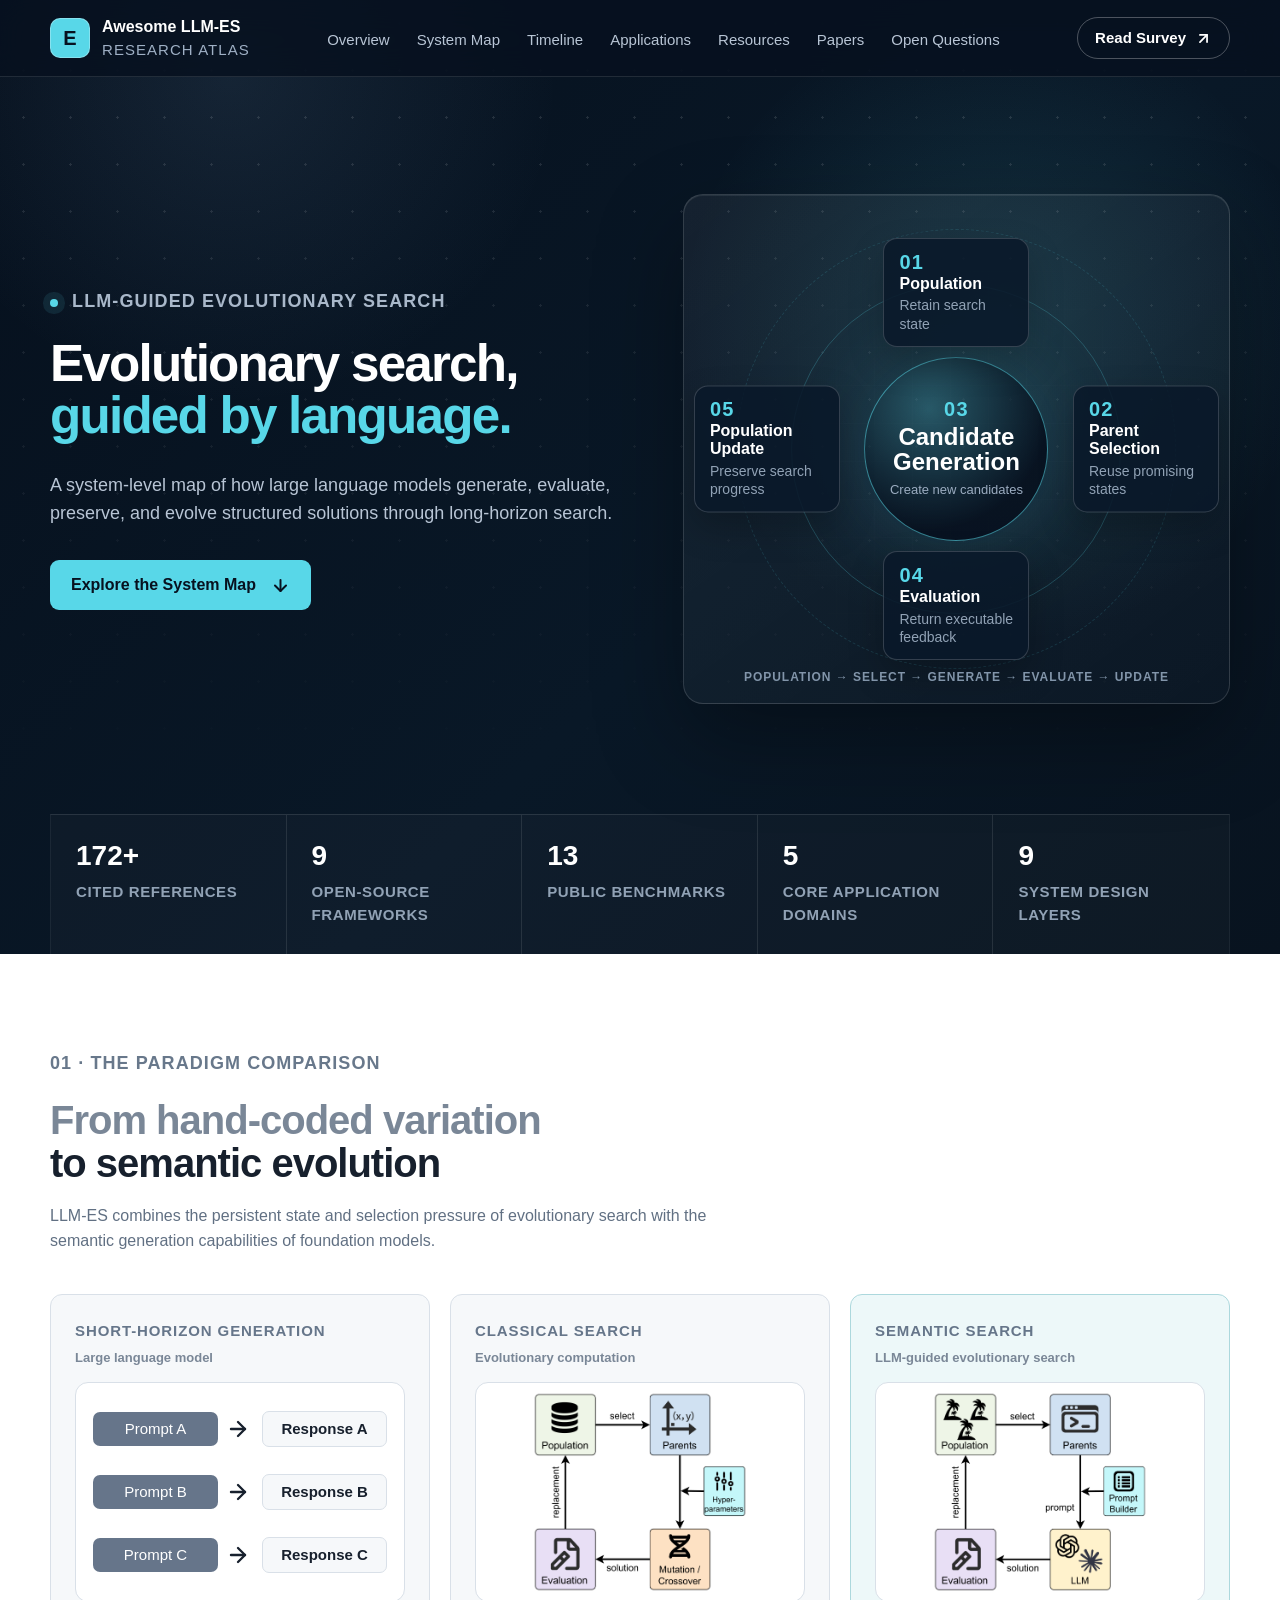
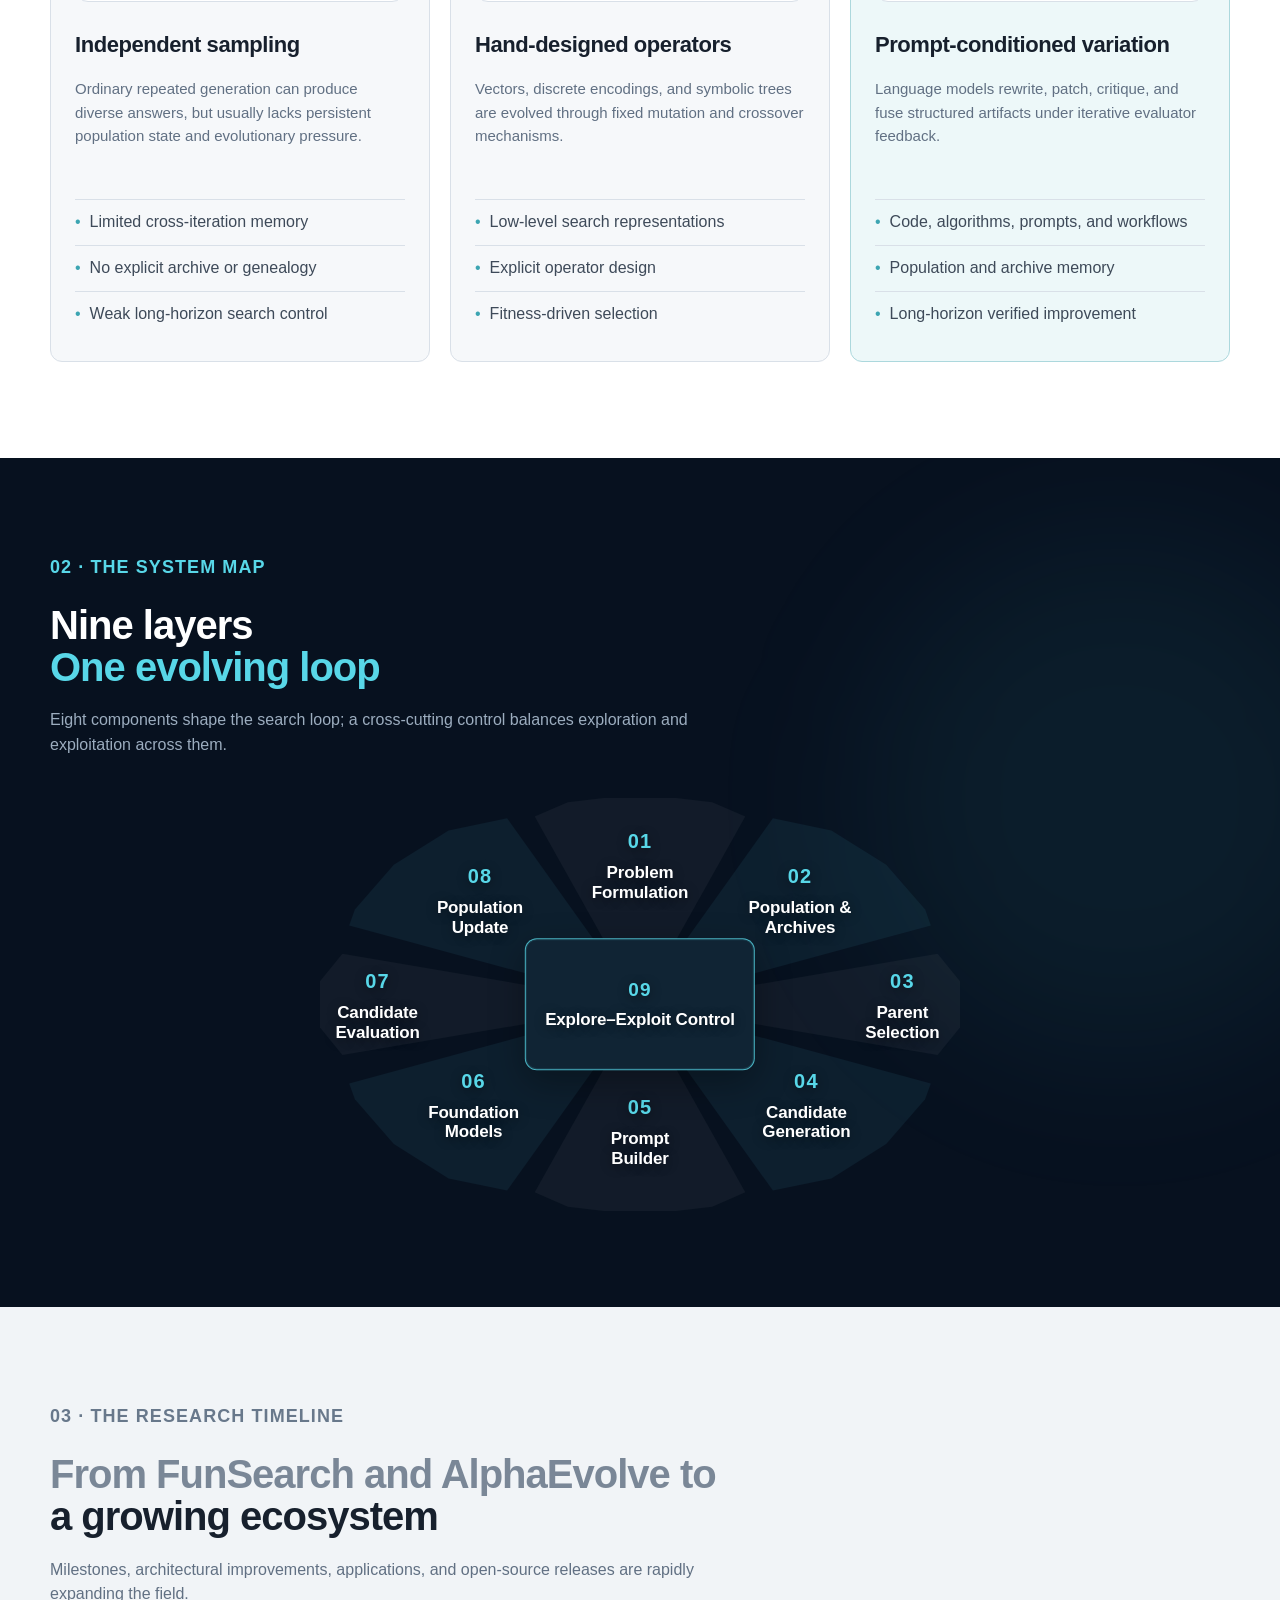
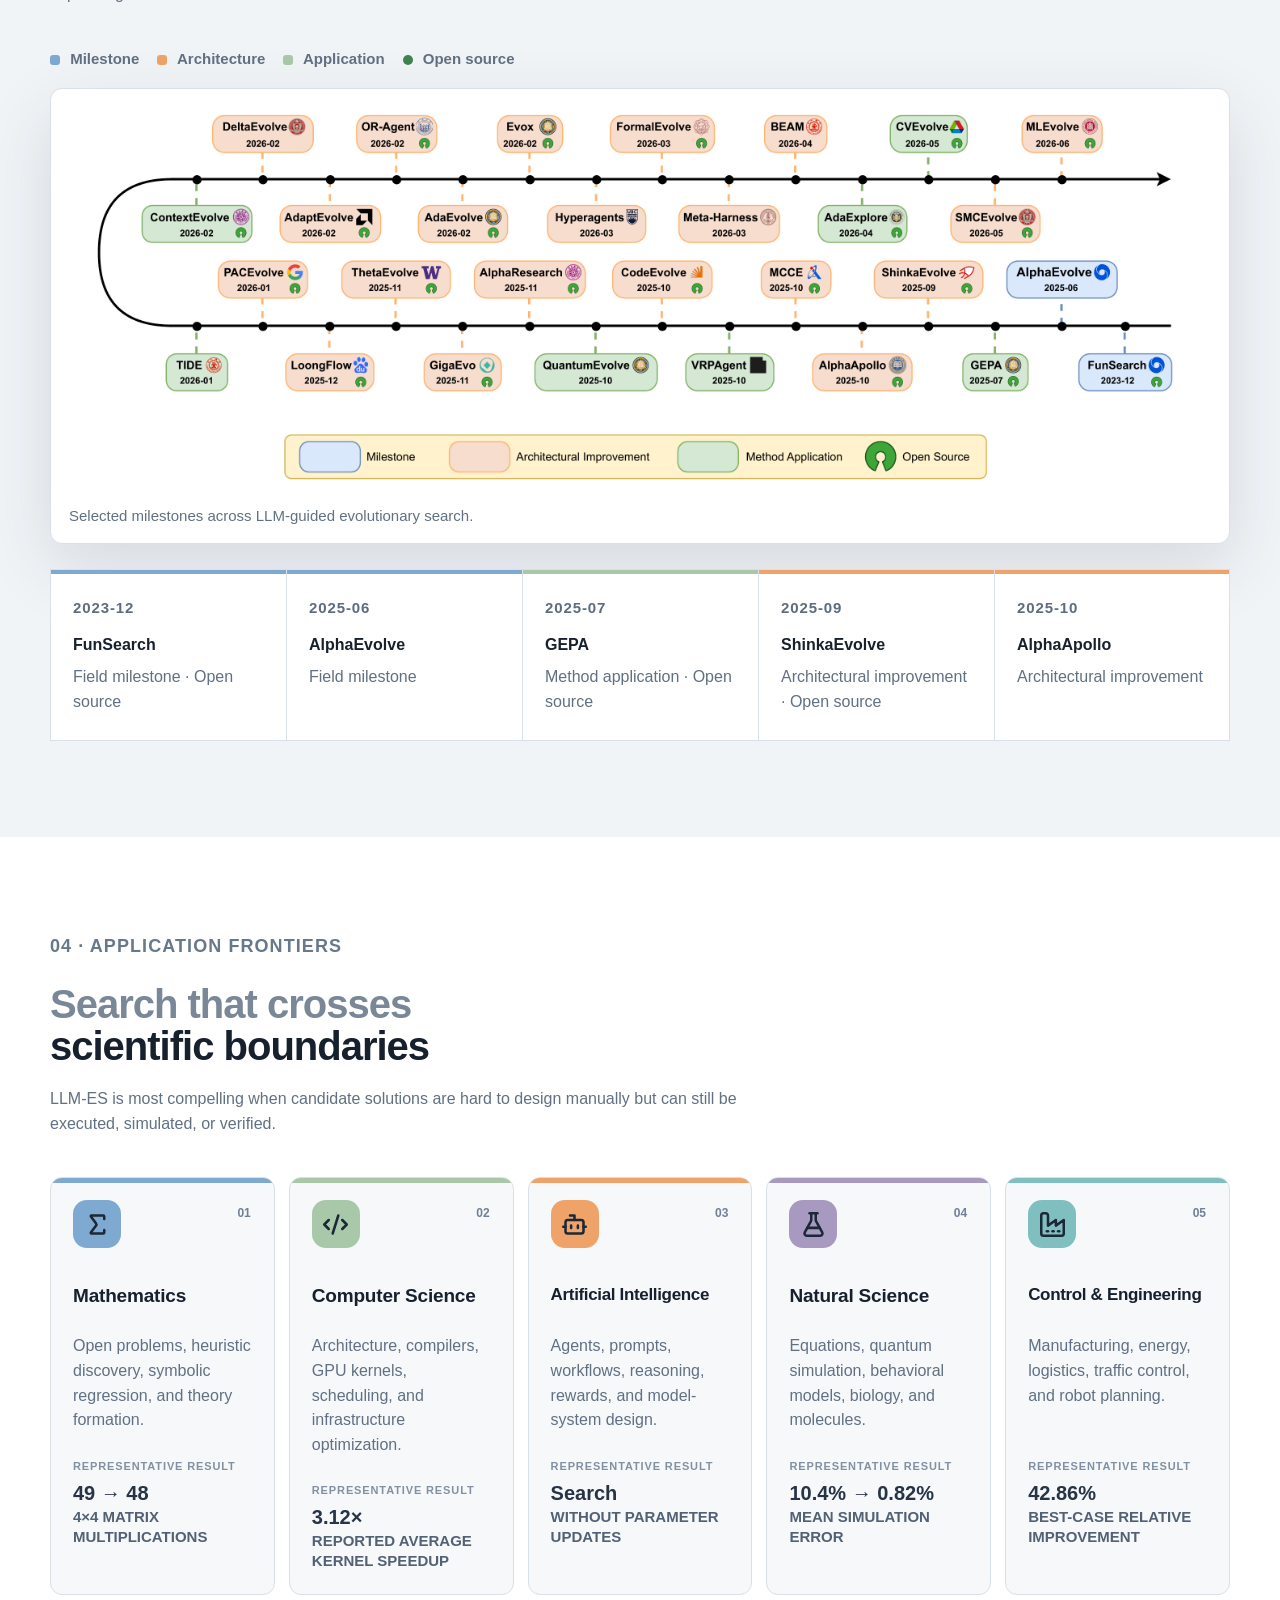
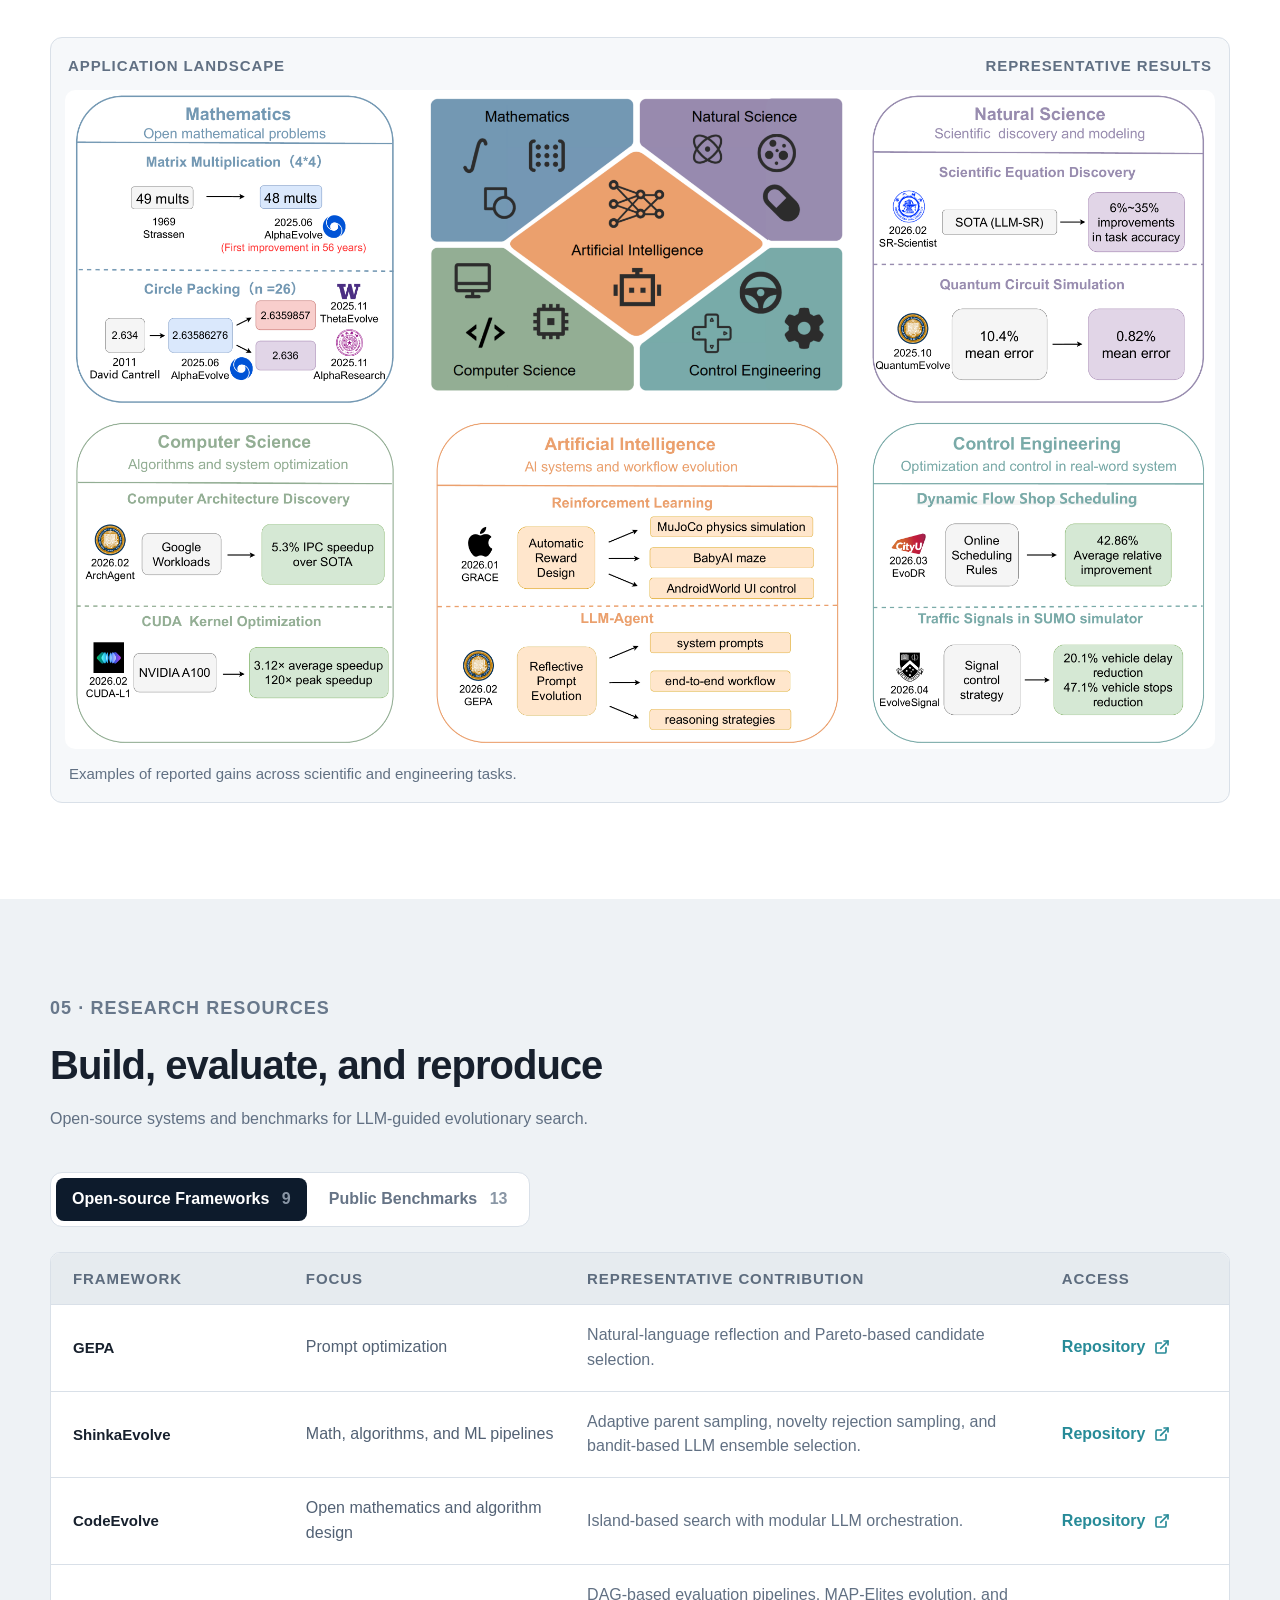
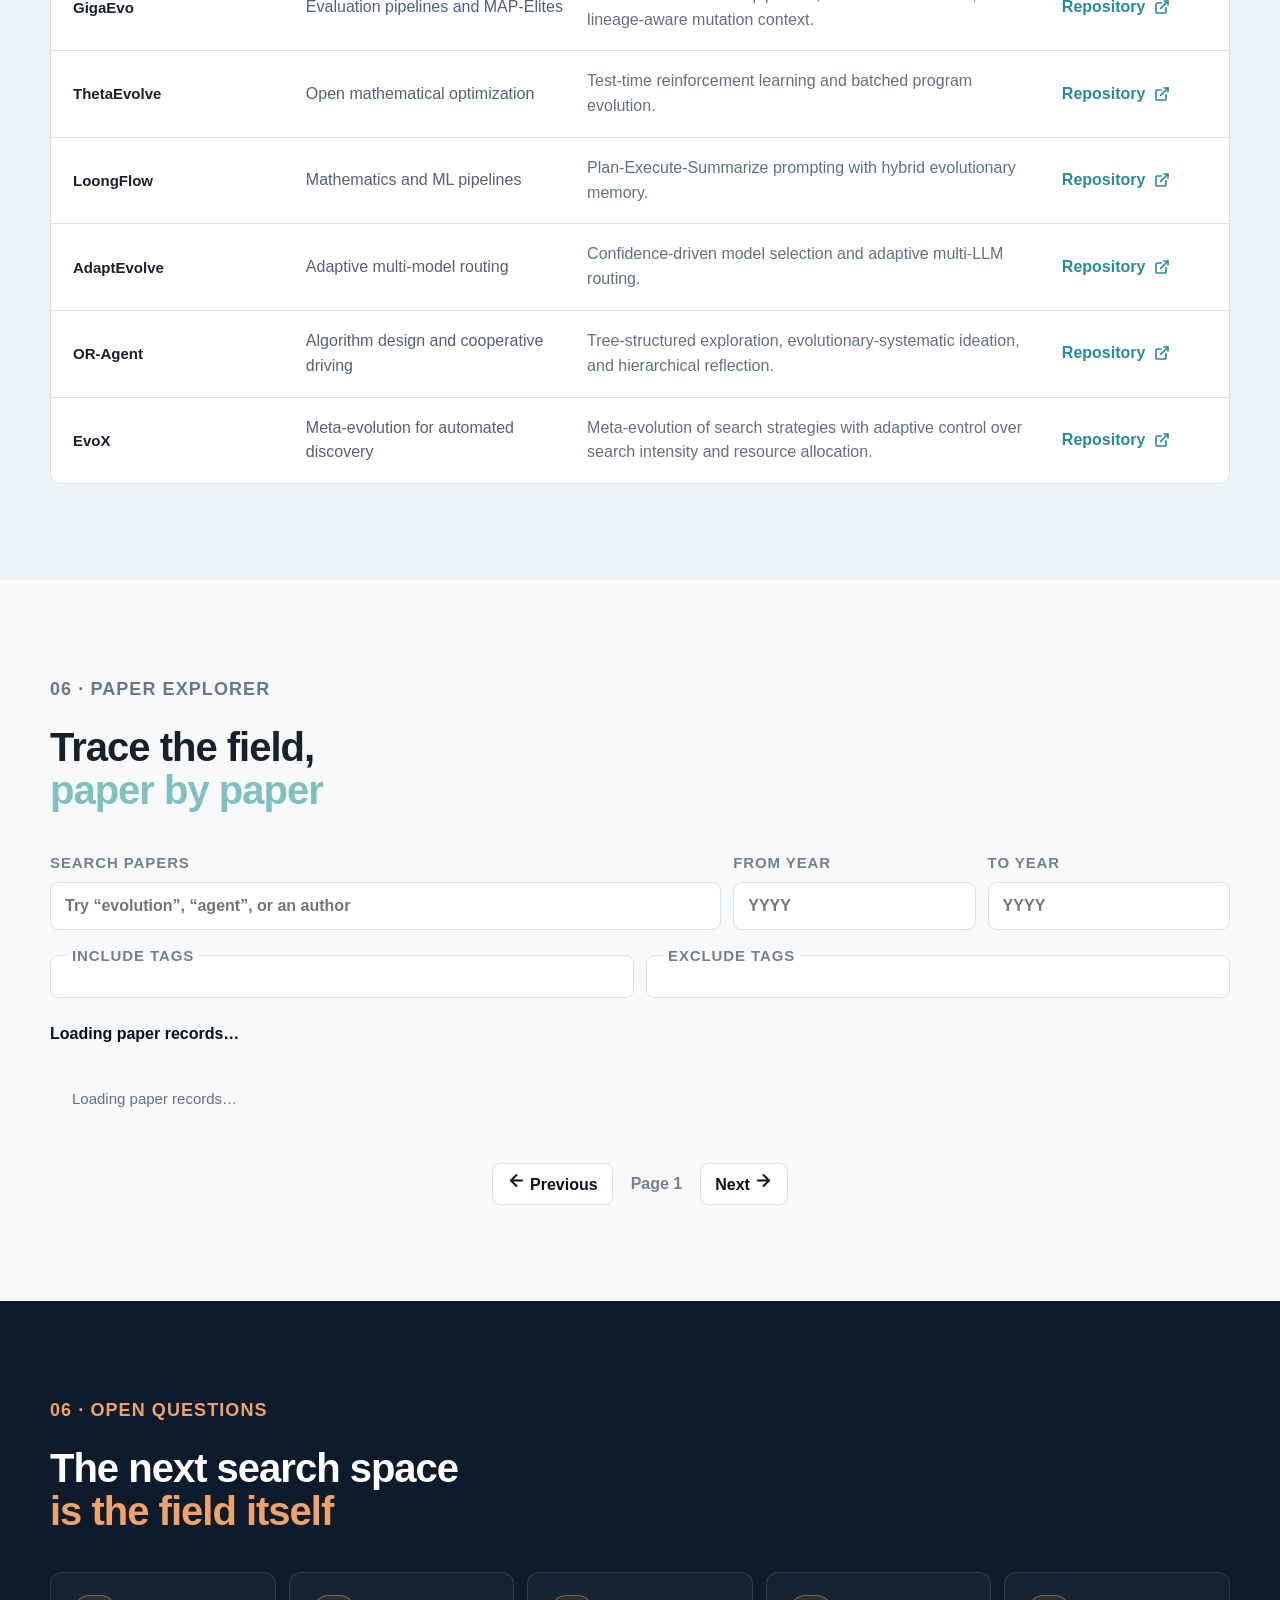
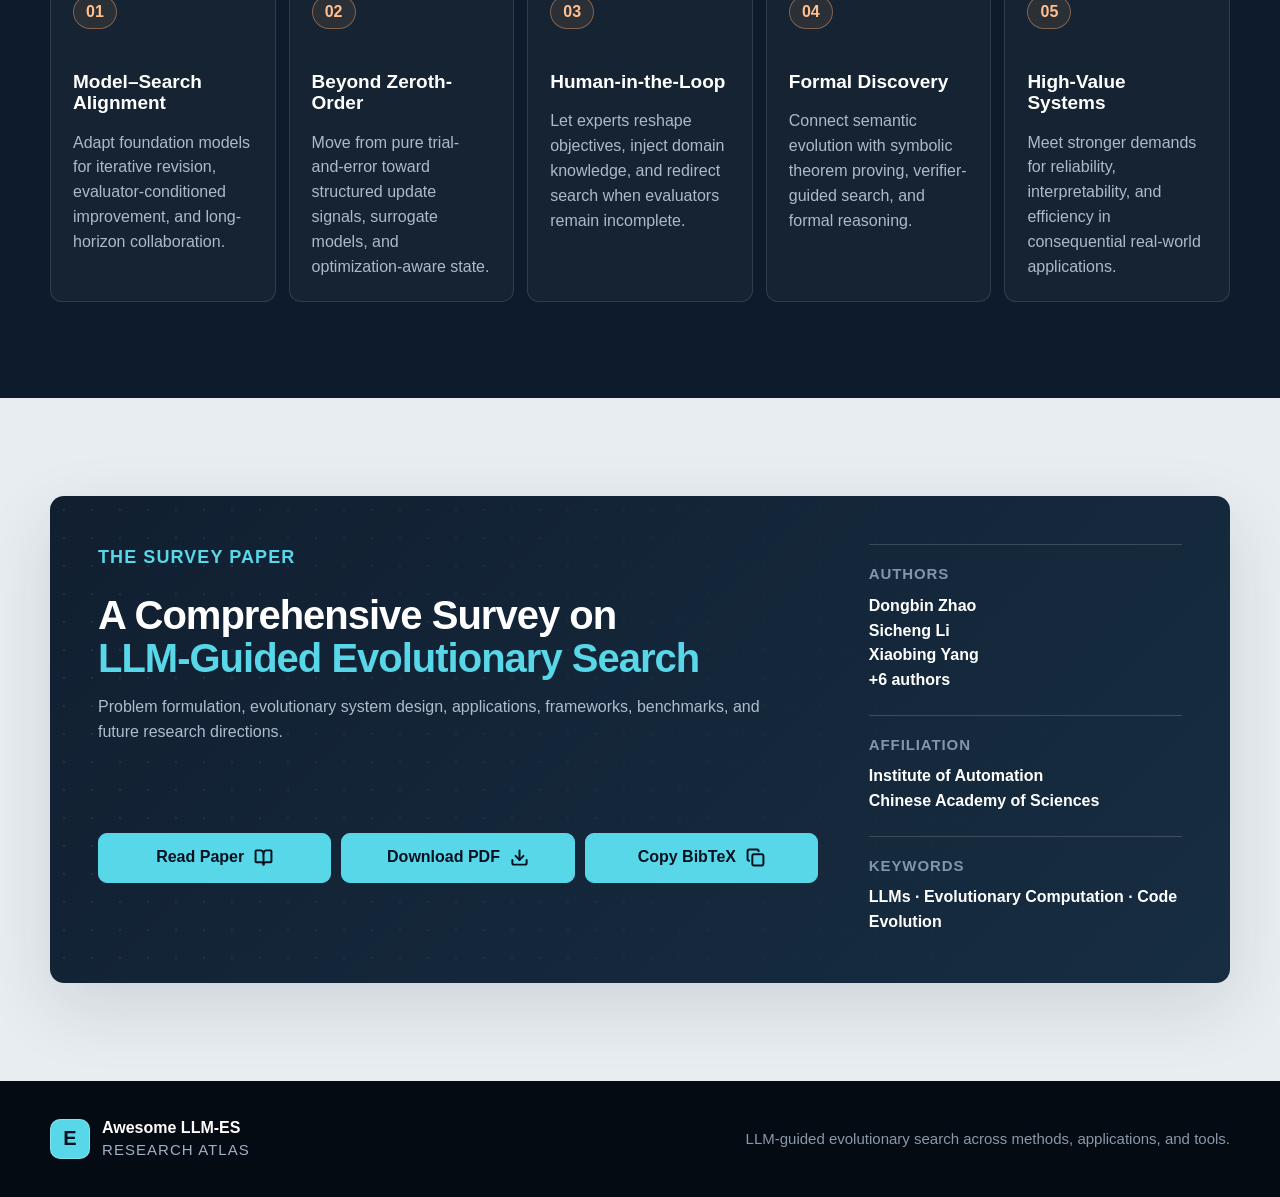
<file: site/index.html>
<!doctype html>
<html lang="en">
<head>
  <meta charset="utf-8">
  <meta name="viewport" content="width=device-width, initial-scale=1">
  <meta name="theme-color" content="#07111f">
  <meta name="description" content="A research atlas of LLM-guided evolutionary search systems, methods, applications, and tools.">
  <title>Awesome LLM-ES</title>
  <link rel="icon" href="assets/favicon.svg" type="image/svg+xml">
  <link rel="stylesheet" href="styles.css?v=applications-claims-7">
</head>
<body>
  <div class="scroll-progress" aria-hidden="true"><span></span></div>

  <nav class="nav" aria-label="Primary navigation">
    <div class="nav-inner shell">
      <a class="brand" href="#top" aria-label="Awesome LLM-ES home">
        <span class="brand-mark">E</span>
        <span class="brand-copy"><strong>Awesome LLM-ES</strong><small>Research Atlas</small></span>
      </a>
      <div class="nav-links">
        <a href="#overview">Overview</a>
        <a href="#system-map">System Map</a>
        <a href="#timeline">Timeline</a>
        <a href="#applications">Applications</a>
        <a href="#resources">Resources</a>
        <a href="#papers">Papers</a>
        <a href="#challenges">Open Questions</a>
      </div>
      <a class="nav-button" href="https://www.preprints.org/manuscript/202610.1122/v1" target="_blank" rel="noreferrer">Read Survey <i class="button-icon" data-lucide="arrow-up-right" aria-hidden="true"></i></a>
    </div>
  </nav>

  <main id="top">
    <header class="hero">
      <div class="hero-grid shell">
        <div class="hero-copy reveal">
          <p class="eyebrow"><span></span> LLM-GUIDED EVOLUTIONARY SEARCH</p>
          <h1>Evolutionary search,<br><em>guided by language.</em></h1>
          <p class="hero-summary">A system-level map of how large language models generate, evaluate, preserve, and evolve structured solutions through long-horizon search.</p>
          <div class="hero-actions">
            <a class="button button-primary" href="#system-map">Explore the System Map <i class="button-icon" data-lucide="arrow-down" aria-hidden="true"></i></a>
          </div>
        </div>

        <div class="hero-visual reveal" data-delay="1" aria-label="Five-stage LLM-guided evolutionary search loop">
          <div class="visual-grid" aria-hidden="true"></div>
          <div class="orbit orbit-one"></div>
          <div class="orbit orbit-two"></div>
          <div class="core">
            <span class="core-kicker">03</span>
            <strong>Candidate<br>Generation</strong>
            <small>Create new candidates</small>
          </div>
          <div class="loop-node node-population"><b>01</b><span>Population</span><small>Retain search state</small></div>
          <div class="loop-node node-selection"><b>02</b><span>Parent Selection</span><small>Reuse promising states</small></div>
          <div class="loop-node node-evaluation"><b>04</b><span>Evaluation</span><small>Return executable feedback</small></div>
          <div class="loop-node node-update"><b>05</b><span>Population Update</span><small>Preserve search progress</small></div>
          <div class="visual-caption">POPULATION → SELECT → GENERATE → EVALUATE → UPDATE</div>
        </div>
      </div>

      <div class="metrics shell reveal" data-delay="2">
        <div><strong data-stat="citedWorks">—</strong><small>Cited references</small></div>
        <div><strong data-stat="frameworks">—</strong><small>Open-source frameworks</small></div>
        <div><strong data-stat="benchmarks">—</strong><small>Public benchmarks</small></div>
        <div><strong data-stat="applicationDomains">—</strong><small>Core application domains</small></div>
        <div><strong data-stat="systemLayers">—</strong><small>System design layers</small></div>
      </div>
    </header>

    <section class="section overview" id="overview">
      <div class="shell">
        <div class="section-heading reveal">
          <p class="section-index">01 · THE PARADIGM COMPARISON</p>
          <h2><span>From hand-coded variation</span><br>to semantic evolution</h2>
          <p>LLM-ES combines the persistent state and selection pressure of evolutionary search with the semantic generation capabilities of foundation models.</p>
        </div>

        <div class="comparison-grid">
          <article class="comparison-card reveal">
            <div class="comparison-topline"><span>SHORT-HORIZON GENERATION</span></div>
            <small class="comparison-expansion">Large language model</small>
            <div class="sampling-visual" aria-hidden="true">
              <div class="sampling-row"><span>Prompt A</span><i data-lucide="arrow-right"></i><b>Response A</b></div>
              <div class="sampling-row"><span>Prompt B</span><i data-lucide="arrow-right"></i><b>Response B</b></div>
              <div class="sampling-row"><span>Prompt C</span><i data-lucide="arrow-right"></i><b>Response C</b></div>
            </div>
            <h3>Independent sampling</h3>
            <p>Ordinary repeated generation can produce diverse answers, but usually lacks persistent population state and evolutionary pressure.</p>
            <ul>
              <li>Limited cross-iteration memory</li>
              <li>No explicit archive or genealogy</li>
              <li>Weak long-horizon search control</li>
            </ul>
          </article>

          <article class="comparison-card reveal" data-delay="1">
            <div class="comparison-topline"><span>CLASSICAL SEARCH</span></div>
            <small class="comparison-expansion">Evolutionary computation</small>
            <div class="workflow-frame"><img src="assets/traditional-workflow-cropped.png?v=workflow-pdf-600dpi-cropped" alt="Traditional evolutionary computation workflow"></div>
            <h3>Hand-designed operators</h3>
            <p>Vectors, discrete encodings, and symbolic trees are evolved through fixed mutation and crossover mechanisms.</p>
            <ul>
              <li>Low-level search representations</li>
              <li>Explicit operator design</li>
              <li>Fitness-driven selection</li>
            </ul>
          </article>

          <article class="comparison-card comparison-card-featured reveal" data-delay="2">
            <div class="comparison-topline"><span>SEMANTIC SEARCH</span></div>
            <small class="comparison-expansion">LLM-guided evolutionary search</small>
            <div class="workflow-frame"><img src="assets/llm-workflow-cropped.png?v=workflow-pdf-600dpi-cropped" alt="LLM-guided evolutionary search workflow"></div>
            <h3>Prompt-conditioned variation</h3>
            <p>Language models rewrite, patch, critique, and fuse structured artifacts under iterative evaluator feedback.</p>
            <ul>
              <li>Code, algorithms, prompts, and workflows</li>
              <li>Population and archive memory</li>
              <li>Long-horizon verified improvement</li>
            </ul>
          </article>
        </div>
      </div>
    </section>

    <section class="section system" id="system-map">
      <div class="system-glow" aria-hidden="true"></div>
      <div class="shell">
        <div class="section-heading section-heading-dark reveal">
          <p class="section-index">02 · THE SYSTEM MAP</p>
          <h2>Nine layers<br><span>One evolving loop</span></h2>
          <p>Eight components shape the search loop; a cross-cutting control balances exploration and exploitation across them.</p>
        </div>

        <div class="map-grid reveal" role="list" aria-label="LLM-ES system layers">
          <a class="map-node map-node-link layer-sector" href="layer.html?id=problem-formulation" data-layer-link="problem-formulation" data-number="01" aria-label="Open Problem Formulation detail page">
            <span class="sector-copy"><b>01</b><strong>Problem<br>Formulation</strong><small>What is optimized, and in what space?</small></span>
          </a>
          <a class="map-node map-node-link layer-sector" href="layer.html?id=population" data-layer-link="population" data-number="02" aria-label="Open Population and Archives detail page">
            <span class="sector-copy"><b>02</b><strong>Population &<br>Archives</strong><small>How are populations and archives structured?</small></span>
          </a>
          <a class="map-node map-node-link layer-sector" href="layer.html?id=parent-selection" data-layer-link="parent-selection" data-number="03" aria-label="Open Parent Selection detail page">
            <span class="sector-copy"><b>03</b><strong>Parent<br>Selection</strong><small>Which parents or references are reused?</small></span>
          </a>
          <a class="map-node map-node-link layer-sector" href="layer.html?id=candidate-generation" data-layer-link="candidate-generation" data-number="04" aria-label="Open Candidate Generation detail page">
            <span class="sector-copy"><b>04</b><strong>Candidate<br>Generation</strong><small>How is an offspring formed?</small></span>
          </a>
          <a class="map-node map-node-link layer-sector" href="layer.html?id=prompt-builder" data-layer-link="prompt-builder" data-number="05" aria-label="Open Prompt Builder detail page">
            <span class="sector-copy"><b>05</b><strong>Prompt<br>Builder</strong><small>What context guides generation?</small></span>
          </a>
          <a class="map-node map-node-link layer-sector" href="layer.html?id=foundation-models" data-layer-link="foundation-models" data-number="06" aria-label="Open Foundation Models detail page">
            <span class="sector-copy"><b>06</b><strong>Foundation<br>Models</strong><small>How are model roles assigned?</small></span>
          </a>
          <a class="map-node map-node-link layer-sector" href="layer.html?id=candidate-evaluation" data-layer-link="candidate-evaluation" data-number="07" aria-label="Open Candidate Evaluation detail page">
            <span class="sector-copy"><b>07</b><strong>Candidate<br>Evaluation</strong><small>What signals reveal candidate quality?</small></span>
          </a>
          <a class="map-node map-node-link layer-sector" href="layer.html?id=population-update" data-layer-link="population-update" data-number="08" aria-label="Open Population Update detail page">
            <span class="sector-copy"><b>08</b><strong>Population<br>Update</strong><small>How are candidates retained or replaced?</small></span>
          </a>
          <a class="map-node map-node-link map-node-crosscutting" href="layer.html?id=exploration-exploitation" data-layer-link="exploration-exploitation" data-number="09" aria-label="Open Exploration and Exploitation Control detail page">
            <span class="sector-copy"><b>09</b><strong>Explore–Exploit Control</strong><small>How is search pressure balanced?</small></span>
          </a>
        </div>

      </div>
    </section>

    <section class="section timeline-section" id="timeline">
      <div class="shell">
        <div class="section-heading reveal">
          <p class="section-index">03 · THE RESEARCH TIMELINE</p>
          <h2><span>From FunSearch and AlphaEvolve to</span><br>a growing ecosystem</h2>
          <p>Milestones, architectural improvements, applications, and open-source releases are rapidly expanding the field.</p>
        </div>

        <div class="timeline-legend reveal">
          <span><i class="legend-blue"></i> Milestone</span>
          <span><i class="legend-orange"></i> Architecture</span>
          <span><i class="legend-green"></i> Application</span>
          <span><i class="legend-dot"></i> Open source</span>
        </div>

        <figure class="timeline-frame reveal" data-delay="1">
          <img src="assets/research-timeline-hires.png?v=timeline-pdf-1" alt="Timeline of LLM-guided evolutionary search research">
          <figcaption>Selected milestones across LLM-guided evolutionary search.</figcaption>
        </figure>

        <div class="milestone-strip reveal" id="timeline-list" data-delay="2" aria-live="polite"></div>
      </div>
    </section>

    <section class="section applications" id="applications">
      <div class="shell">
        <div class="section-heading reveal">
          <p class="section-index">04 · APPLICATION FRONTIERS</p>
          <h2><span>Search that crosses</span><br>scientific boundaries</h2>
          <p>LLM-ES is most compelling when candidate solutions are hard to design manually but can still be executed, simulated, or verified.</p>
        </div>

        <div class="domain-grid">
          <article class="domain-card domain-math reveal"><div class="domain-icon"><i data-lucide="sigma" aria-hidden="true"></i></div><small>01</small><h3>Mathematics</h3><p>Open problems, heuristic discovery, symbolic regression, and theory formation.</p><small class="claim-kicker">Representative result</small><b data-claim-value="matrixMultiplication">—</b><span data-claim-label="matrixMultiplication">Loading claim</span></article>
          <article class="domain-card domain-cs reveal" data-delay="1"><div class="domain-icon"><i data-lucide="code-2" aria-hidden="true"></i></div><small>02</small><h3>Computer Science</h3><p>Architecture, compilers, GPU kernels, scheduling, and infrastructure optimization.</p><small class="claim-kicker">Representative result</small><b data-claim-value="kernelSpeedup">—</b><span data-claim-label="kernelSpeedup">Loading claim</span></article>
          <article class="domain-card domain-ai reveal" data-delay="2"><div class="domain-icon"><i data-lucide="bot" aria-hidden="true"></i></div><small>03</small><h3>Artificial Intelligence</h3><p>Agents, prompts, workflows, reasoning, rewards, and model-system design.</p><small class="claim-kicker">Representative result</small><b data-claim-value="aiWorkflow">—</b><span data-claim-label="aiWorkflow">Loading claim</span></article>
          <article class="domain-card domain-science reveal"><div class="domain-icon"><i data-lucide="flask-conical" aria-hidden="true"></i></div><small>04</small><h3>Natural Science</h3><p>Equations, quantum simulation, behavioral models, biology, and molecules.</p><small class="claim-kicker">Representative result</small><b data-claim-value="quantumError">—</b><span data-claim-label="quantumError">Loading claim</span></article>
          <article class="domain-card domain-control reveal" data-delay="1"><div class="domain-icon"><i data-lucide="factory" aria-hidden="true"></i></div><small>05</small><h3>Control & Engineering</h3><p>Manufacturing, energy, logistics, traffic control, and robot planning.</p><small class="claim-kicker">Representative result</small><b data-claim-value="schedulingImprovement">—</b><span data-claim-label="schedulingImprovement">Loading claim</span></article>
        </div>

        <figure class="application-figure reveal">
          <div class="figure-meta"><span>APPLICATION LANDSCAPE</span><span>REPRESENTATIVE RESULTS</span></div>
          <img src="assets/application-landscape.png" alt="Application landscape and representative results of LLM-guided evolutionary search">
          <figcaption>Examples of reported gains across scientific and engineering tasks.</figcaption>
        </figure>
      </div>
    </section>

    <section class="section resources" id="resources">
      <div class="shell">
        <div class="section-heading reveal">
          <p class="section-index">05 · RESEARCH RESOURCES</p>
          <h2>Build, evaluate, and reproduce</h2>
          <p>Open-source systems and benchmarks for LLM-guided evolutionary search.</p>
        </div>

        <div class="resource-tabs reveal" role="tablist" aria-label="Research resource type">
          <button class="resource-tab active" type="button" data-panel="frameworks" role="tab" aria-selected="true">Open-source Frameworks <span data-count="frameworks">—</span></button>
          <button class="resource-tab" type="button" data-panel="benchmarks" role="tab" aria-selected="false">Public Benchmarks <span data-count="benchmarks">—</span></button>
        </div>

        <div class="resource-panel active reveal" id="frameworks" role="tabpanel">
          <div class="resource-list-head"><span>Framework</span><span>Focus</span><span>Representative contribution</span><span>Access</span></div>
          <div class="resource-items" data-resource-list="frameworks"><p class="data-status">Loading framework data…</p></div>
        </div>

        <div class="resource-panel benchmark-panel reveal" id="benchmarks" role="tabpanel" hidden>
          <div class="resource-list-head"><span>Benchmark</span><span>Domain</span><span>Representative use</span><span>Scale</span><span>Access</span></div>
          <div class="resource-items" data-resource-list="benchmarks"><p class="data-status">Loading benchmark data…</p></div>
        </div>
      </div>
    </section>

    <section class="section papers-section" id="papers">
      <div class="shell">
        <div class="section-heading reveal">
          <p class="section-index">06 · PAPER EXPLORER</p>
          <h2>Trace the field,<br><span>paper by paper</span></h2>
        </div>
        <div class="paper-controls reveal" data-delay="1">
          <label class="paper-search"><span>Search papers</span><input id="paper-search" type="search" placeholder="Try “evolution”, “agent”, or an author" autocomplete="off"></label>
          <label><span>From year</span><input id="paper-year-from" type="number" inputmode="numeric" placeholder="YYYY" aria-label="From year"></label>
          <label><span>To year</span><input id="paper-year-to" type="number" inputmode="numeric" placeholder="YYYY" aria-label="To year"></label>
        </div>
        <div class="paper-filter-groups reveal" data-delay="1">
          <fieldset class="paper-filter-group">
            <legend>Include tags</legend>
            <div class="paper-filter-options" id="paper-include-tags"></div>
          </fieldset>
          <fieldset class="paper-filter-group">
            <legend>Exclude tags</legend>
            <div class="paper-filter-options" id="paper-exclude-tags"></div>
          </fieldset>
        </div>
        <div class="paper-summary"><strong id="paper-count">Loading paper records…</strong></div>
        <div class="paper-grid" id="paper-grid"><p class="data-status">Loading paper records…</p></div>
        <div class="paper-pagination" id="paper-pagination" hidden>
          <button class="pager-button" id="paper-prev" type="button"><i class="button-icon" data-lucide="arrow-left" aria-hidden="true"></i> Previous</button>
          <span id="paper-page">Page 1</span>
          <button class="pager-button" id="paper-next" type="button">Next <i class="button-icon" data-lucide="arrow-right" aria-hidden="true"></i></button>
        </div>
      </div>
    </section>

    <section class="section challenges" id="challenges">
      <div class="shell">
        <div class="section-heading reveal">
          <p class="section-index">06 · OPEN QUESTIONS</p>
          <h2>The next search space<br><span>is the field itself</span></h2>
        </div>
        <div class="challenge-grid">
          <article class="challenge-card reveal"><span>01</span><h3>Model–Search Alignment</h3><p>Adapt foundation models for iterative revision, evaluator-conditioned improvement, and long-horizon collaboration.</p></article>
          <article class="challenge-card reveal" data-delay="1"><span>02</span><h3>Beyond Zeroth-Order</h3><p>Move from pure trial-and-error toward structured update signals, surrogate models, and optimization-aware state.</p></article>
          <article class="challenge-card reveal" data-delay="2"><span>03</span><h3>Human-in-the-Loop</h3><p>Let experts reshape objectives, inject domain knowledge, and redirect search when evaluators remain incomplete.</p></article>
          <article class="challenge-card reveal"><span>04</span><h3>Formal Discovery</h3><p>Connect semantic evolution with symbolic theorem proving, verifier-guided search, and formal reasoning.</p></article>
          <article class="challenge-card reveal" data-delay="1"><span>05</span><h3>High-Value Systems</h3><p>Meet stronger demands for reliability, interpretability, and efficiency in consequential real-world applications.</p></article>
        </div>
      </div>
    </section>

    <section class="survey-section" id="survey">
      <div class="shell">
        <div class="survey-card reveal">
          <div class="survey-noise" aria-hidden="true"></div>
          <div class="survey-copy">
            <p class="section-index">THE SURVEY PAPER</p>
            <h2>A Comprehensive Survey on<br><span>LLM-Guided Evolutionary Search</span></h2>
            <p>Problem formulation, evolutionary system design, applications, frameworks, benchmarks, and future research directions.</p>
            <div class="hero-actions">
              <a class="button button-primary survey-action" href="https://www.preprints.org/manuscript/202610.1122/v1" target="_blank" rel="noreferrer">Read Paper <i class="button-icon" data-lucide="book-open" aria-hidden="true"></i></a>
              <a class="button button-primary survey-action" href="assets/llm-guided-evolutionary-search-survey.pdf" target="_blank" rel="noreferrer">Download PDF <i class="button-icon" data-lucide="download" aria-hidden="true"></i></a>
              <button class="button button-primary survey-action survey-bibtex" id="copy-survey-bibtex" type="button" data-bibtex="@article{202610.1122,&#10;  doi = {10.20944/preprints202610.1122.v1},&#10;  url = {https://doi.org/10.20944/preprints202610.1122.v1},&#10;  year = {2026},&#10;  month = {October},&#10;  publisher = {Preprints},&#10;  author = {Dongbin Zhao and Sicheng Li and Xiaobing Yang and Kaixuan Xu and Zhongyue Zhao and Binbin Zuo and Mingfei Wang and Zijie Zhao and Yuanheng Zhu},&#10;  title = {A Comprehensive Survey on LLM-Guided Evolutionary Search},&#10;  journal = {Preprints}&#10;}">Copy BibTeX <i class="button-icon" data-lucide="copy" aria-hidden="true"></i></button>
            </div>
          </div>
          <div class="survey-meta">
            <div><small>AUTHORS</small><strong>Dongbin Zhao<br>Sicheng Li<br>Xiaobing Yang<br>+6 authors</strong></div>
            <div><small>AFFILIATION</small><strong>Institute of Automation<br>Chinese Academy of Sciences</strong></div>
            <div><small>KEYWORDS</small><strong>LLMs · Evolutionary Computation · Code Evolution</strong></div>
          </div>
        </div>
      </div>
    </section>
  </main>

  <footer class="footer">
    <div class="shell footer-grid">
      <a class="brand" href="#top"><span class="brand-mark">E</span><span class="brand-copy"><strong>Awesome LLM-ES</strong><small>Research Atlas</small></span></a>
      <p>LLM-guided evolutionary search across methods, applications, and tools.</p>
    </div>
  </footer>

  <script src="assets/lucide.min.js"></script>
  <script src="app.js?v=task-profile-2"></script>
</body>
</html>
</file>
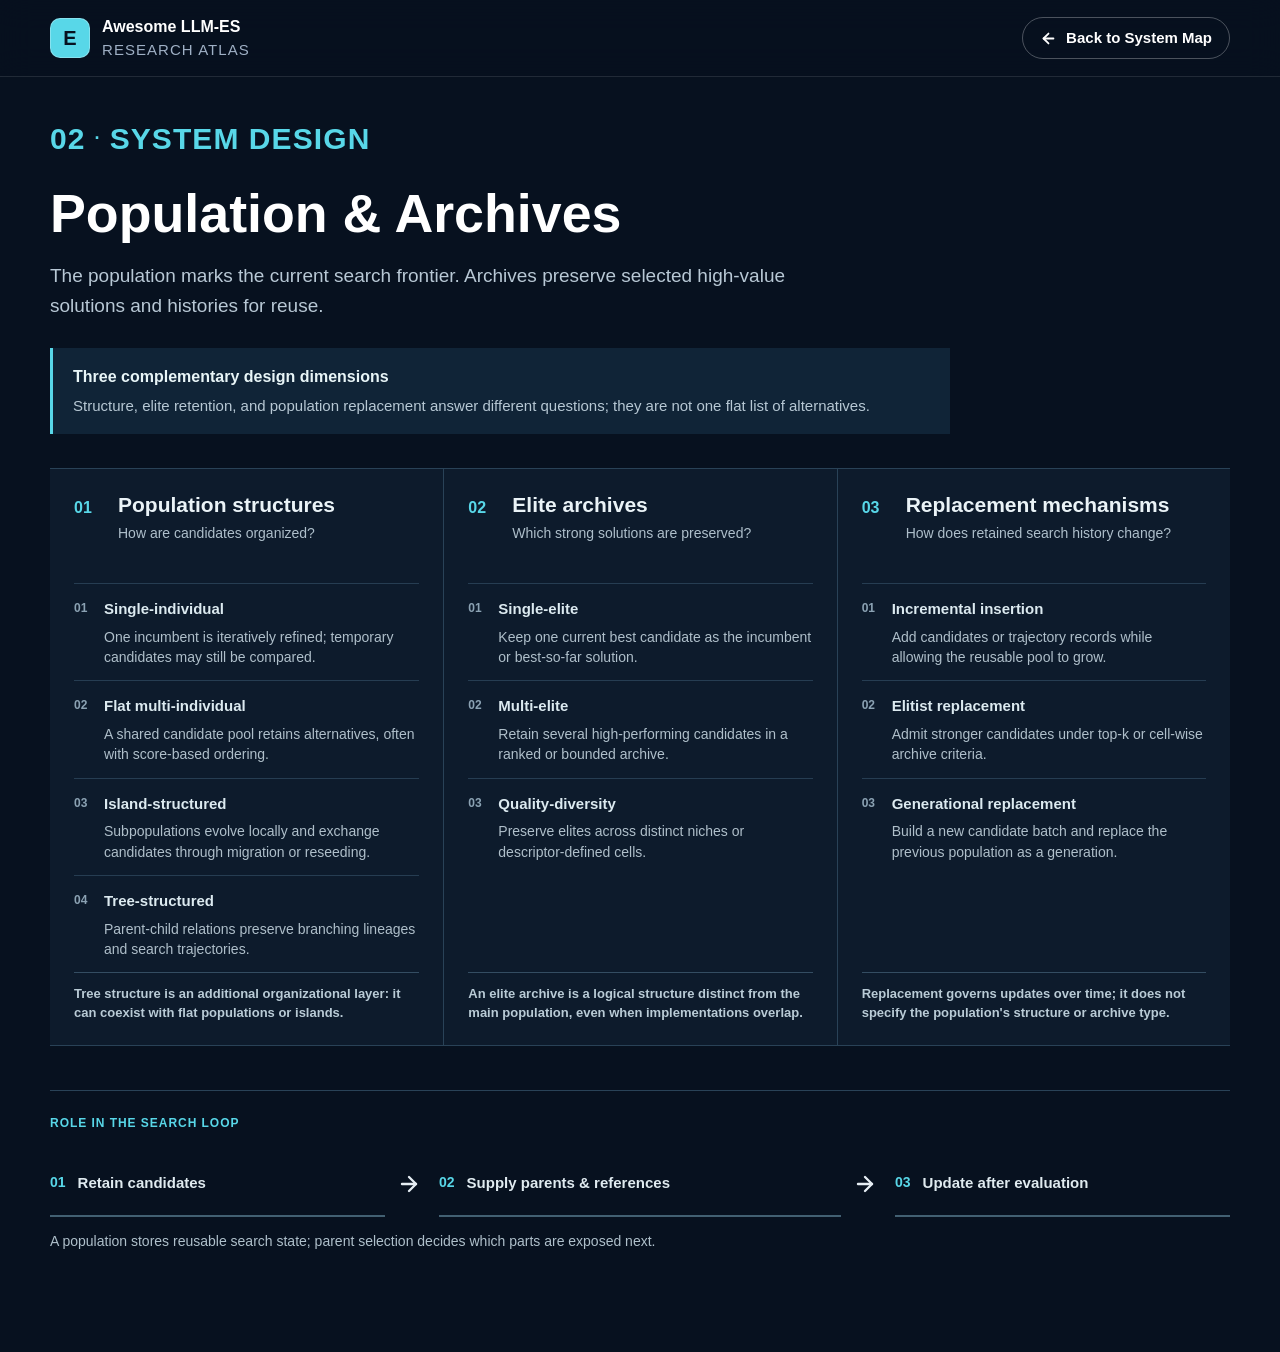
<file: site/layer.html>
<!doctype html>
<html lang="en">
<head>
  <meta charset="utf-8">
  <meta name="viewport" content="width=device-width, initial-scale=1">
  <meta name="theme-color" content="#07111f">
  <meta name="description" content="A structured guide to design choices in LLM-guided evolutionary search.">
  <title>System Layer · Awesome LLM-ES</title>
  <link rel="icon" href="assets/favicon.svg" type="image/svg+xml">
  <link rel="stylesheet" href="styles.css?v=layer-title-white-1">
</head>
<body class="paper-detail-page layer-detail-page">
  <nav class="nav" aria-label="Layer detail navigation">
    <div class="nav-inner shell">
      <a class="brand" href="index.html#top" aria-label="Awesome LLM-ES home">
        <span class="brand-mark">E</span>
        <span class="brand-copy"><strong>Awesome LLM-ES</strong><small>Research Atlas</small></span>
      </a>
      <a class="nav-button layer-back-link" href="index.html#system-map"><i class="button-icon" data-lucide="arrow-left" aria-hidden="true"></i> Back to System Map</a>
    </div>
  </nav>

  <main class="layer-detail-main shell">
    <header class="layer-detail-heading">
      <p class="section-index"><span id="layer-number">01</span> · <span id="layer-kicker">SYSTEM DESIGN</span></p>
      <h1 id="layer-title">System Layer</h1>
      <p class="layer-lead" id="layer-lead"></p>
      <p class="layer-structure-note"><strong id="layer-note-title"></strong><span id="layer-note-copy"></span></p>
    </header>

    <section class="layer-taxonomy" id="layer-taxonomy" aria-label="Layer design dimensions"></section>

    <section class="layer-flow" aria-label="How this layer relates to the search loop">
      <p class="detail-kicker">ROLE IN THE SEARCH LOOP</p>
      <div class="layer-flow-items" id="layer-flow"></div>
    </section>
  </main>

  <script src="assets/lucide.min.js"></script>
  <script src="layer.js?v=system-map-9"></script>
</body>
</html>
</file>
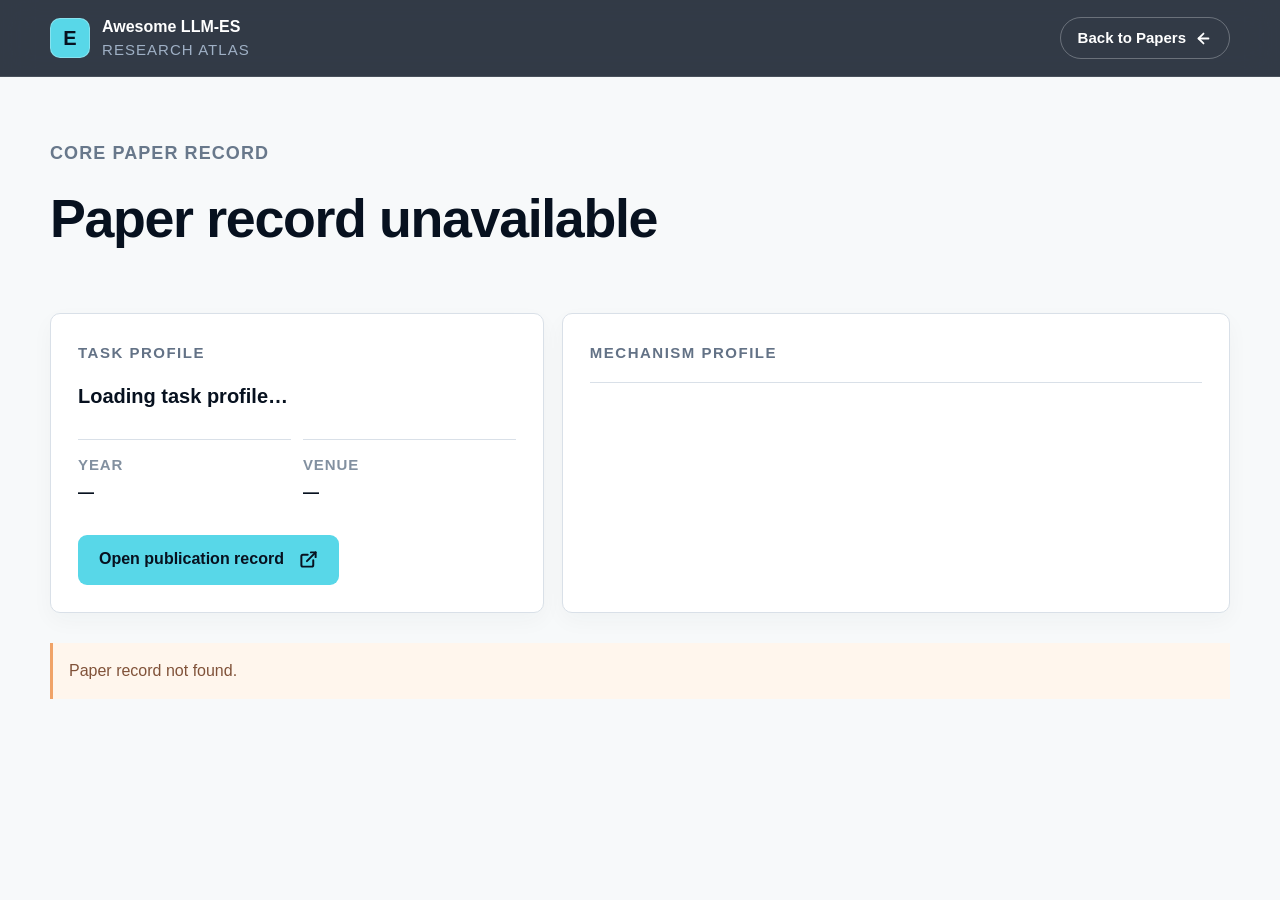
<file: site/paper.html>
<!doctype html>
<html lang="en">
<head>
  <meta charset="utf-8">
  <meta name="viewport" content="width=device-width, initial-scale=1">
  <meta name="theme-color" content="#07111f">
  <title>Paper record · Awesome LLM-ES</title>
  <link rel="icon" href="assets/favicon.svg" type="image/svg+xml">
  <link rel="stylesheet" href="styles.css?v=task-profile-1">
</head>
<body class="paper-detail-page">
  <nav class="nav" aria-label="Paper record navigation">
    <div class="nav-inner shell">
      <div class="brand">
        <span class="brand-mark">E</span>
        <span class="brand-copy"><strong>Awesome LLM-ES</strong><small>Research Atlas</small></span>
      </div>
      <a class="nav-button" href="index.html?v=system-map-3#papers">Back to Papers <i class="button-icon" data-lucide="arrow-left" aria-hidden="true"></i></a>
    </div>
  </nav>

  <main class="paper-detail-main shell">
    <p class="section-index">CORE PAPER RECORD</p>
    <h1 id="paper-title">Loading paper…</h1>
    <p class="paper-detail-authors" id="paper-authors"></p>
    <div class="paper-tags paper-detail-tags" id="paper-tags"></div>

    <div class="paper-detail-layout">
      <section class="paper-detail-panel paper-detail-overview">
        <p class="detail-kicker">TASK PROFILE</p>
        <p class="paper-task" id="paper-task">Loading task profile…</p>
        <div class="paper-record-meta">
          <div><span>Year</span><strong id="paper-year-value">—</strong></div>
          <div><span>Venue</span><strong id="paper-venue">—</strong></div>
        </div>
        <a class="button button-primary paper-external-link" id="paper-external" href="#" target="_blank" rel="noreferrer" hidden>Open publication record <i class="button-icon" data-lucide="external-link" aria-hidden="true"></i></a>
      </section>

      <section class="paper-detail-panel">
        <p class="detail-kicker">MECHANISM PROFILE</p>
        <div class="mechanism-table" id="mechanism-table"></div>
      </section>
    </div>

    <p class="paper-detail-error" id="paper-error" hidden>Paper record not found.</p>
  </main>

  <script src="assets/lucide.min.js"></script>
  <script src="paper.js?v=task-profile-2"></script>
</body>
</html>
</file>
<file: site/styles.css>
:root {
  --ink: #17202d;
  --muted: #617083;
  --line: #d9e0e8;
  --paper: #f6f8fa;
  --white: #ffffff;
  --night: #07111f;
  --night-2: #0d1b2c;
  --night-3: #13263b;
  --cyan: #58d7e8;
  --blue: #7ea9d1;
  --green: #a8c8a9;
  --orange: #f0a368;
  --purple: #a799c0;
  --teal: #80bfc0;
  --yellow: #e9d88d;
  --shell: 1180px;
  --shadow: 0 24px 70px rgba(19, 32, 48, .12);
}

* { box-sizing: border-box; }

html { scroll-behavior: smooth; }

body {
  margin: 0;
  color: var(--ink);
  background: var(--paper);
  font-family: Inter, "Segoe UI", Arial, sans-serif;
  line-height: 1.55;
  text-rendering: optimizeLegibility;
}

body.menu-open { overflow: hidden; }

img { display: block; max-width: 100%; }

a { color: inherit; }

button { font: inherit; }

.shell {
  width: min(calc(100% - 40px), var(--shell));
  margin-inline: auto;
}

.scroll-progress {
  position: fixed;
  inset: 0 0 auto;
  z-index: 100;
  height: 3px;
  background: transparent;
}

.scroll-progress span {
  display: block;
  width: 0;
  height: 100%;
  background: linear-gradient(90deg, var(--cyan), var(--orange));
}

.nav {
  position: fixed;
  inset: 0 0 auto;
  z-index: 50;
  border-bottom: 1px solid rgba(255, 255, 255, .11);
  color: var(--white);
  background: rgba(7, 17, 31, .82);
  backdrop-filter: blur(16px);
}

.nav-inner {
  min-height: 76px;
  display: grid;
  grid-template-columns: auto 1fr auto;
  align-items: center;
  gap: 28px;
}

.brand {
  display: inline-flex;
  align-items: center;
  gap: 12px;
  text-decoration: none;
}

.brand-mark {
  width: 40px;
  height: 40px;
  display: grid;
  place-items: center;
  border: 1px solid rgba(255, 255, 255, .28);
  border-radius: 10px;
  color: var(--night);
  background: var(--cyan);
  font-size: 20px;
  font-weight: 900;
}

.brand-copy { display: grid; line-height: 1.15; }
.brand-copy strong { font-size: 15px; }
.brand-copy small { margin-top: 4px; color: #9fb0c5; font-size: 12px; letter-spacing: .07em; text-transform: uppercase; }

.nav-links {
  display: flex;
  justify-content: center;
  gap: 27px;
}

.nav-links a {
  position: relative;
  padding: 27px 0 24px;
  color: #b8c5d5;
  font-size: 14px;
  text-decoration: none;
  transition: color .2s ease;
}

.nav-links a:hover { color: var(--white); }

.nav-links a::after {
  position: absolute;
  right: 0;
  bottom: 14px;
  left: 0;
  height: 3px;
  border-radius: 3px;
  background: var(--cyan);
  content: "";
  opacity: 0;
  transform: scaleX(.35);
  transition: opacity .2s ease, transform .2s ease;
}

.nav-links a.is-current {
  color: var(--white);
}

.nav-links a.is-current::after {
  opacity: 1;
  transform: scaleX(1);
}

.nav-button {
  min-height: 42px;
  padding: 0 17px;
  display: inline-flex;
  align-items: center;
  gap: 9px;
  border: 1px solid rgba(255, 255, 255, .28);
  border-radius: 999px;
  color: var(--white);
  font-size: 14px;
  font-weight: 700;
  text-decoration: none;
}

.hero {
  position: relative;
  overflow: hidden;
  padding: 154px 0 0;
  color: var(--white);
  background:
    radial-gradient(circle at 78% 34%, rgba(88, 215, 232, .14), transparent 27%),
    radial-gradient(circle at 18% 8%, rgba(126, 169, 209, .12), transparent 24%),
    linear-gradient(135deg, #06101d 0%, #091827 58%, #08131f 100%);
}

.hero::before {
  position: absolute;
  inset: 0;
  opacity: .24;
  background-image: radial-gradient(circle, rgba(255, 255, 255, .55) 0 1px, transparent 1.2px);
  background-size: 47px 47px;
  mask-image: linear-gradient(to bottom, black, transparent 82%);
  content: "";
}

.hero-grid {
  position: relative;
  z-index: 1;
  min-height: 660px;
  display: grid;
  grid-template-columns: 1.03fr .97fr;
  align-items: center;
  gap: 52px;
  padding-bottom: 70px;
}

.eyebrow,
.section-index {
  margin: 0 0 22px;
  color: #68788b;
  font-size: 12px;
  font-weight: 800;
  letter-spacing: .15em;
  text-transform: uppercase;
}

.eyebrow { color: #a9b8ca; }

.eyebrow span {
  width: 8px;
  height: 8px;
  margin-right: 8px;
  display: inline-block;
  border-radius: 50%;
  background: var(--cyan);
  box-shadow: 0 0 0 7px rgba(88, 215, 232, .1);
}

.hero h1 {
  max-width: 760px;
  margin: 0;
  font-size: clamp(46px, 4.2vw, 58px);
  line-height: 1.02;
  letter-spacing: -.035em;
}

.hero h1 em {
  color: var(--cyan);
  font-style: normal;
}

.hero-summary {
  max-width: 655px;
  margin: 30px 0 0;
  color: #b8c5d5;
  font-size: 18px;
}

.hero-actions {
  margin-top: 32px;
  display: flex;
  flex-wrap: wrap;
  gap: 12px;
}

.button {
  min-height: 50px;
  padding: 0 21px;
  display: inline-flex;
  align-items: center;
  justify-content: center;
  gap: 15px;
  border-radius: 9px;
  font-size: 14px;
  font-weight: 800;
  text-decoration: none;
  transition: transform .2s ease, background .2s ease, border-color .2s ease;
}

.button:hover { transform: translateY(-2px); }
.button-primary { color: var(--night); background: var(--cyan); }
.button-ghost { border: 1px solid rgba(255, 255, 255, .23); color: var(--white); background: rgba(255, 255, 255, .035); }

.hero-authors {
  margin: 40px 0 0;
  font-size: 14px;
  font-weight: 700;
}

.hero-authors span { color: var(--cyan); }
.hero-affiliation { margin: 7px 0 0; color: #8495a9; font-size: 12px; }

.hero-visual {
  position: relative;
  min-height: 510px;
  overflow: hidden;
  border: 1px solid rgba(255, 255, 255, .14);
  border-radius: 20px;
  background: linear-gradient(145deg, rgba(255, 255, 255, .055), rgba(255, 255, 255, .015));
  box-shadow: inset 0 1px rgba(255, 255, 255, .08), 0 35px 90px rgba(0, 0, 0, .32);
}

.visual-grid {
  position: absolute;
  inset: 0;
  opacity: .28;
  background-image: linear-gradient(rgba(255, 255, 255, .06) 1px, transparent 1px), linear-gradient(90deg, rgba(255, 255, 255, .06) 1px, transparent 1px);
  background-size: 38px 38px;
  mask-image: radial-gradient(circle, black, transparent 73%);
}

.orbit {
  position: absolute;
  inset: 50%;
  border: 1px solid rgba(88, 215, 232, .23);
  border-radius: 50%;
  transform: translate(-50%, -50%);
}

.orbit-one { width: 330px; height: 330px; }
.orbit-two { width: 440px; height: 440px; border-style: dashed; opacity: .6; }

.core {
  position: absolute;
  top: 50%;
  left: 50%;
  width: 196px;
  height: 196px;
  display: grid;
  place-content: center;
  border: 1px solid rgba(88, 215, 232, .55);
  border-radius: 50%;
  text-align: center;
  background: radial-gradient(circle at 35% 28%, rgba(88, 215, 232, .24), rgba(7, 17, 31, .9) 68%);
  box-shadow: 0 0 80px rgba(88, 215, 232, .14);
  transform: translate(-50%, -50%);
}

.core-kicker { color: var(--cyan); font-size: 12px; font-weight: 800; letter-spacing: .1em; text-transform: uppercase; }
.core strong { margin: 6px 0 8px; font-size: 26px; line-height: 1.02; }
.core small { max-width: 140px; color: #9bacc0; font-size: 12px; }

.loop-node {
  position: absolute;
  width: 135px;
  min-height: 82px;
  padding: 13px 15px;
  display: grid;
  border: 1px solid rgba(255, 255, 255, .17);
  border-radius: 14px;
  background: rgba(10, 25, 41, .88);
  box-shadow: 0 15px 35px rgba(0, 0, 0, .22);
}

.loop-node b { color: var(--cyan); font-size: 12px; letter-spacing: .06em; }
.loop-node span { margin: 3px 0; font-size: 14px; font-weight: 800; }
.loop-node small { color: #91a2b5; font-size: 12px; }
.node-population { top: 43px; left: 50%; transform: translateX(-50%); }
.node-selection { top: 50%; right: 26px; transform: translateY(-50%); }
.node-evaluation { bottom: 43px; left: 50%; transform: translateX(-50%); }
.node-update { top: 50%; left: 26px; transform: translateY(-50%); }
.visual-caption { position: absolute; inset: auto 0 16px; color: #8295aa; font-size: 12px; font-weight: 700; letter-spacing: .05em; text-align: center; text-transform: uppercase; }

.metrics {
  position: relative;
  z-index: 2;
  display: grid;
  grid-template-columns: repeat(5, 1fr);
  border-top: 1px solid rgba(255, 255, 255, .13);
  border-inline: 1px solid rgba(255, 255, 255, .08);
}

.metrics > div {
  min-height: 128px;
  padding: 27px 25px;
  display: grid;
  align-content: start;
  border-right: 1px solid rgba(255, 255, 255, .1);
  background: rgba(255, 255, 255, .025);
}

.metrics > div:last-child { border-right: 0; }
.metrics strong { font-size: 28px; line-height: 1; }
.metrics strong span { color: var(--cyan); }
.metrics small { margin-top: 10px; color: #91a2b5; font-size: 12px; font-weight: 700; letter-spacing: .04em; text-transform: uppercase; }

.section { padding: 96px 0; }
.section-heading { max-width: 790px; margin-bottom: 40px; }
.section-heading h2 { margin: 0; font-size: clamp(36px, 3.5vw, 46px); line-height: 1.06; letter-spacing: -.025em; }
.section-heading h2 span { color: #7a8797; }
.section-heading > p:last-child { max-width: 700px; margin: 20px 0 0; color: var(--muted); font-size: 16px; }

.overview { background: var(--white); }

.comparison-grid {
  display: grid;
  grid-template-columns: repeat(3, 1fr);
  gap: 20px;
}

.comparison-card {
  min-height: 560px;
  padding: 24px;
  border: 1px solid var(--line);
  border-radius: 12px;
  background: var(--paper);
}

.comparison-card-featured { border-color: #acd8dd; background: #edf8f9; }
.comparison-topline { display: flex; justify-content: space-between; color: #66768a; font-size: 12px; font-weight: 900; letter-spacing: .06em; }
.comparison-expansion { display: block; margin-top: 8px; color: #7a8797; font-size: 13px; font-weight: 700; line-height: 1.25; }
.workflow-frame, .sampling-visual { height: 220px; margin: 16px 0 26px; display: grid; place-items: center; border: 1px solid var(--line); border-radius: 13px; background: var(--white); }
.workflow-frame img { width: auto; max-width: 100%; max-height: 208px; padding: 4px; object-fit: contain; }
.comparison-card h3 { margin: 0; font-size: 22px; letter-spacing: -.02em; }
.comparison-card p { min-height: 96px; color: var(--muted); font-size: 15px; }
.comparison-card ul { margin: 26px 0 0; padding: 0; list-style: none; }
.comparison-card li { padding: 10px 0; border-top: 1px solid var(--line); color: #3e4a59; font-size: 14px; }
.comparison-card li::before { margin-right: 9px; color: #3ca5b2; content: "•"; }

.sampling-visual { padding: 19px 17px; gap: 9px; }
.sampling-row { width: 100%; display: grid; grid-template-columns: minmax(0, 1fr) 28px minmax(0, 1fr); align-items: center; gap: 8px; }
.sampling-visual span, .sampling-visual b { min-width: 0; padding: 8px 9px; border-radius: 7px; font-size: 12px; line-height: 1.2; text-align: center; white-space: nowrap; }
.sampling-visual span { color: var(--white); background: #66758a; }
.sampling-visual b { border: 1px solid var(--line); background: var(--paper); }
.sampling-visual i { width: 18px; height: 18px; justify-self: center; color: #8493a5; }

.system {
  position: relative;
  overflow: hidden;
  color: var(--white);
  background: var(--night);
}

.system-glow { position: absolute; top: 80px; right: -100px; width: 520px; height: 520px; border-radius: 50%; background: rgba(88, 215, 232, .06); filter: blur(80px); }
.section-heading-dark h2 span { color: var(--cyan); }
.section-heading-dark > p:last-child { color: #9cadbf; }
.system .section-index { color: var(--cyan); }

.map-grid {
  position: relative;
  container-type: inline-size;
  width: min(100%, 640px);
  aspect-ratio: 1.55;
  margin-inline: auto;
  display: block;
  isolation: isolate;
  overflow: visible;
  transform-origin: center;
  transition: transform .66s cubic-bezier(.2, .75, .25, 1);
}
.map-grid.reveal[data-focused-layer] { transform: translate(var(--map-shift-x, 0%), var(--map-shift-y, 0%)) scale(.82); }
.map-grid[data-focused-layer="01"] { --map-shift-y: 6%; }
.map-grid[data-focused-layer="02"],
.map-grid[data-focused-layer="03"],
.map-grid[data-focused-layer="04"] { --map-shift-x: -9%; }
.map-grid[data-focused-layer="05"] { --map-shift-y: -6%; }
.map-grid[data-focused-layer="06"],
.map-grid[data-focused-layer="07"],
.map-grid[data-focused-layer="08"] { --map-shift-x: 9%; }

.map-node {
  min-height: 180px;
  padding: 20px;
  display: grid;
  grid-template-rows: auto auto 1fr;
  align-content: stretch;
  border: 1px solid rgba(255, 255, 255, .13);
  border-radius: 10px;
  color: var(--white);
  text-align: left;
  background: rgba(255, 255, 255, .035);
  cursor: pointer;
  transition: transform .2s ease, border-color .2s ease, background .2s ease;
}

.map-node:hover { transform: translateY(-4px); border-color: rgba(88, 215, 232, .7); background: rgba(88, 215, 232, .09); }
.map-node.active { border-color: rgba(88, 215, 232, .7); background: rgba(88, 215, 232, .09); }
.map-node:focus-visible { outline: 2px solid var(--cyan); outline-offset: 3px; }
.map-node-link { color: var(--white); text-decoration: none; }
.map-node > span { color: var(--cyan); font-size: 12px; font-weight: 900; letter-spacing: .08em; }
.map-node strong { margin: 18px 0 0; font-size: 17px; line-height: 1.12; letter-spacing: -.01em; }
.map-node small { align-self: end; color: #94a5b8; font-size: 12px; }
.layer-sector,
.map-node-crosscutting {
  position: absolute;
  inset: 0;
  min-height: 0;
  padding: 0;
  display: block;
  border: 0;
  border-radius: 0;
  background: transparent;
  pointer-events: none;
  transition: filter .2s ease;
}
.layer-sector { --fan-scale: 1.55; }
.layer-sector::before {
  position: absolute;
  content: "";
  z-index: 0;
  inset: 0;
  background: rgba(255, 255, 255, .045);
  clip-path: polygon(50% 50%, 31% 4%, 38% 1%, 44% 0, 56% 0, 62% 1%, 69% 4%);
  pointer-events: auto;
  transform-origin: 50% 50%;
  transform: scale(1) rotate(0deg) rotate(var(--sector-angle, 0deg)) scaleY(var(--fan-gap-scale, .94)) rotate(var(--sector-reverse, 0deg));
  transition: transform .82s cubic-bezier(.18, .72, .22, 1), filter .38s ease, background .3s ease;
}
.layer-sector:nth-child(even)::before { background: rgba(88, 215, 232, .07); }
.layer-sector[data-number="01"]::before { clip-path: polygon(50% 50%, 32.5% 4.5%, 38% 1%, 44% 0, 56% 0, 62% 1%, 67.5% 4.5%); }
.layer-sector[data-number="02"]::before { clip-path: polygon(50% 50%, 70.5% 4.5%, 80% 8%, 89% 17%, 95.5% 28.5%, 96.5% 32.5%); }
.layer-sector[data-number="03"]::before { clip-path: polygon(50% 50%, 96.5% 32.5%, 100% 42%, 100% 58%, 96.5% 67.5%); }
.layer-sector[data-number="04"]::before { clip-path: polygon(50% 50%, 96.5% 67.5%, 95.5% 71.5%, 89% 83%, 80% 92%, 70.5% 95.5%); }
.layer-sector[data-number="05"]::before { clip-path: polygon(50% 50%, 67.5% 95.5%, 62% 99%, 56% 100%, 44% 100%, 38% 99%, 32.5% 95.5%); }
.layer-sector[data-number="06"]::before { clip-path: polygon(50% 50%, 29.5% 95.5%, 20% 92%, 11% 83%, 4.5% 71.5%, 3.5% 67.5%); }
.layer-sector[data-number="07"]::before { clip-path: polygon(50% 50%, 3.5% 67.5%, 0 58%, 0 42%, 3.5% 32.5%); }
.layer-sector[data-number="08"]::before { clip-path: polygon(50% 50%, 3.5% 32.5%, 4.5% 28.5%, 11% 17%, 20% 8%, 29.5% 4.5%); }
.layer-sector[data-number="04"],
.layer-sector[data-number="05"],
.layer-sector[data-number="06"],
.layer-sector[data-number="07"],
.layer-sector[data-number="08"] { z-index: 1; }
.layer-sector.active { z-index: 2; filter: brightness(1.08); transform: none; background: transparent; }
.layer-sector:hover { background: transparent; border-color: transparent; transform: none; }
.map-grid .map-node:focus-visible { z-index: 4; }
.map-grid .map-node-crosscutting:focus-visible { outline: 3px solid var(--cyan); outline-offset: 3px; }
.map-grid .layer-sector:focus-visible { outline: none; }
.sector-copy {
  position: absolute;
  z-index: 2;
  left: var(--copy-left, 50%);
  top: var(--copy-top, 50%);
  width: var(--copy-width, 25%);
  display: grid;
  justify-items: center;
  gap: 6px;
  color: var(--white);
  letter-spacing: 0;
  text-align: center;
  text-shadow: 0 2px 12px rgba(0, 0, 0, .45);
  transform: translate(-50%, -50%);
  pointer-events: none;
  transition: left .82s cubic-bezier(.18, .72, .22, 1), top .82s cubic-bezier(.18, .72, .22, 1), width .82s ease, transform .82s cubic-bezier(.18, .72, .22, 1), text-align .2s ease;
}
.sector-copy > b { color: var(--cyan); font-size: 20px; font-weight: 900; transition: font-size .3s ease; }
.sector-copy strong { margin: 0; color: var(--white); font-size: 17px; font-weight: 800; line-height: 1.15; transition: font-size .3s ease; }
.sector-copy small { display: none; width: 30cqw; max-width: none; justify-self: center; color: #c0ccd7; font-size: 17px; font-weight: 450; line-height: 1.42; opacity: 0; visibility: hidden; transition: opacity .22s ease, visibility .22s ease .12s; }
.layer-sector[data-number="01"] { --sector-angle: -90deg; --sector-reverse: 90deg; --copy-left: 50%; --copy-top: 16%; --copy-width: 24%; --open-left: 50%; --open-top: -5%; --open-width: 30%; }
.layer-sector[data-number="02"] { --sector-angle: -45deg; --sector-reverse: 45deg; --copy-left: 75%; --copy-top: 24.5%; --copy-width: 26%; --open-left: 89%; --open-top: 11%; --open-width: 30%; }
.layer-sector[data-number="03"] { --sector-angle: 0deg; --sector-reverse: 0deg; --fan-gap-scale: .70; --copy-left: 91%; --copy-top: 50%; --copy-width: 24%; --open-left: 112%; --open-top: 50%; --open-width: 30%; }
.layer-sector[data-number="04"] { --sector-angle: 45deg; --sector-reverse: -45deg; --copy-left: 76%; --copy-top: 74%; --copy-width: 24%; --open-left: 86%; --open-top: 86%; --open-width: 30%; }
.layer-sector[data-number="05"] { --sector-angle: 90deg; --sector-reverse: -90deg; --copy-left: 50%; --copy-top: 80.5%; --copy-width: 24%; --open-left: 50%; --open-top: 104%; --open-width: 30%; }
.layer-sector[data-number="06"] { --sector-angle: 135deg; --sector-reverse: -135deg; --copy-left: 24%; --copy-top: 74%; --copy-width: 24%; --open-left: 14%; --open-top: 86%; --open-width: 30%; }
.layer-sector[data-number="07"] { --sector-angle: 180deg; --sector-reverse: -180deg; --fan-gap-scale: .70; --copy-left: 9%; --copy-top: 50%; --copy-width: 24%; --open-left: -12%; --open-top: 50%; --open-width: 30%; }
.layer-sector[data-number="08"] { --sector-angle: 225deg; --sector-reverse: -225deg; --copy-left: 25%; --copy-top: 24.5%; --copy-width: 26%; --open-left: 11%; --open-top: 11%; --open-width: 30%; }
.layer-sector.active { background: transparent; }
.layer-sector.is-map-focus { z-index: 6; filter: none; background: transparent; transform: none; }
.layer-sector.is-map-focus::before { transform: scale(var(--fan-scale)) rotate(0deg) rotate(var(--sector-angle)) scaleY(1.42) rotate(var(--sector-reverse)); filter: brightness(1.42) drop-shadow(0 0 14px rgba(88, 215, 232, .25)); }
.layer-sector.is-map-focus .sector-copy { left: var(--open-left); top: var(--open-top); width: var(--open-width); justify-items: center; text-align: center; transform: translate(-50%, -50%); }
.layer-sector.is-map-focus .sector-copy > b { font-size: 33px; }
.layer-sector.is-map-focus .sector-copy strong { font-size: 29px; }
.layer-sector.is-map-focus .sector-copy strong { line-height: 1.1; }
.layer-sector.is-map-focus .sector-copy small { display: block; font-size: 20px; line-height: 1.28; opacity: 1; visibility: visible; }
.layer-sector.is-map-focus[data-number="03"] .sector-copy small,
.layer-sector.is-map-focus[data-number="07"] .sector-copy small { font-size: 18px; }
.layer-sector.is-map-focus[data-number="03"] .sector-copy > b,
.layer-sector.is-map-focus[data-number="07"] .sector-copy > b { font-size: 31px; }
.layer-sector.is-map-focus[data-number="03"] .sector-copy strong,
.layer-sector.is-map-focus[data-number="07"] .sector-copy strong { font-size: 27px; }
.map-grid[data-focused-layer] .layer-sector:not(.is-map-focus)::before {
  transform: scale(.92) rotate(var(--focus-away-rotation, 0deg)) rotate(var(--sector-angle)) scaleY(.78) rotate(var(--sector-reverse));
  filter: brightness(.72);
}
.map-grid[data-focused-layer] .layer-sector:not(.is-map-focus) .sector-copy {
  left: var(--focus-copy-left, var(--copy-left));
  top: var(--focus-copy-top, var(--copy-top));
  width: var(--focus-copy-width, var(--copy-width));
  transform: translate(-50%, -50%);
}
.map-grid[data-focused-layer] .layer-sector:not(.is-map-focus) .sector-copy > b { font-size: 18px; }
.map-grid[data-focused-layer] .layer-sector:not(.is-map-focus) .sector-copy strong { font-size: 16px; }
.map-grid[data-focused-layer] .map-node-crosscutting { z-index: 12; }
.map-node-crosscutting {
  z-index: 12;
  inset: 50% auto auto 50%;
  width: 36%;
  min-height: 0;
  aspect-ratio: 1.75;
  padding: 16px;
  display: grid;
  place-items: center;
  clip-path: none;
  border: 1px solid rgba(88, 215, 232, .8);
  border-radius: 12px;
  background: #102434;
  box-shadow: 0 12px 36px rgba(0, 0, 0, .32), inset 0 0 0 1px rgba(88, 215, 232, .14);
  text-align: center;
  transform: translate(-50%, -50%);
  pointer-events: auto;
  transition: width .42s cubic-bezier(.18, .72, .22, 1), transform .42s cubic-bezier(.18, .72, .22, 1), border-color .25s ease, box-shadow .3s ease, background .25s ease;
}
.map-node-crosscutting:hover,
.map-node-crosscutting.active { border-color: var(--cyan); background: #163243; transform: translate(-50%, -50%); }
.map-node-crosscutting .sector-copy { position: static; width: 100%; display: grid; justify-items: center; gap: 5px; transform: translateY(20px); transition: transform .25s ease; }
.map-node-crosscutting .sector-copy > b { font-size: 19px; transition: font-size .25s ease; }
.map-node-crosscutting .sector-copy strong { font-size: 17px; transition: font-size .25s ease; }
.map-node-crosscutting .sector-copy small { display: block; max-height: 0; overflow: hidden; font-size: 14px; line-height: 1.3; opacity: 0; visibility: hidden; transition: max-height .32s ease, opacity .2s ease, visibility 0s linear .2s; }

@media (hover: hover) and (pointer: fine) {
  .map-node-crosscutting:hover,
  .map-node-crosscutting:focus-visible {
    z-index: 12;
    width: 50%;
    border-color: var(--cyan);
    background: #163243;
    box-shadow: 0 18px 48px rgba(0, 0, 0, .52), inset 0 0 0 1px rgba(88, 215, 232, .18);
    transform: translate(-50%, -50%) scale(1.1);
  }
  .map-node-crosscutting:hover .sector-copy > b,
  .map-node-crosscutting:focus-visible .sector-copy > b { font-size: 26px; }
  .map-node-crosscutting:hover .sector-copy strong,
  .map-node-crosscutting:focus-visible .sector-copy strong { font-size: 23px; }
  .map-node-crosscutting:hover .sector-copy small,
  .map-node-crosscutting:focus-visible .sector-copy small { max-height: 4.5em; font-size: 17px; opacity: 1; visibility: visible; transition-delay: 0s; }
  .map-node-crosscutting:hover .sector-copy,
  .map-node-crosscutting:focus-visible .sector-copy { transform: none; }
}

@media (min-width: 761px) and (max-width: 1080px) and (hover: hover) and (pointer: fine) {
  .map-grid { width: min(100%, 560px); }
  .sector-copy small { width: 28cqw; }
  .layer-sector { --fan-scale: 1.35; }
  .layer-sector.is-map-focus .sector-copy > b { font-size: 29px; }
  .layer-sector.is-map-focus .sector-copy strong { font-size: 26px; }
  .layer-sector.is-map-focus .sector-copy small { font-size: 18px; }
  .layer-sector.is-map-focus[data-number="03"] .sector-copy > b,
  .layer-sector.is-map-focus[data-number="07"] .sector-copy > b { font-size: 27px; }
  .layer-sector.is-map-focus[data-number="03"] .sector-copy strong,
  .layer-sector.is-map-focus[data-number="07"] .sector-copy strong { font-size: 24px; }
  .layer-sector[data-number="02"] { --open-left: 89%; --open-top: 11%; --open-width: 28%; }
  .layer-sector[data-number="03"] { --open-left: 104%; --open-width: 28%; }
  .layer-sector[data-number="04"] { --open-left: 86%; --open-top: 86%; --open-width: 28%; }
  .layer-sector[data-number="05"] { --open-top: 104%; --open-width: 28%; }
  .layer-sector[data-number="06"] { --open-left: 14%; --open-top: 86%; --open-width: 28%; }
  .layer-sector[data-number="07"] { --open-left: -8%; --open-width: 28%; }
  .layer-sector[data-number="08"] { --open-left: 11%; --open-top: 11%; --open-width: 28%; }
  .layer-sector.is-map-focus[data-number="03"] .sector-copy small,
  .layer-sector.is-map-focus[data-number="07"] .sector-copy small { font-size: 17px; }
}

@media (hover: none) and (min-width: 761px) {
  .map-grid { width: 100%; aspect-ratio: auto; display: grid; grid-template-columns: repeat(2, minmax(0, 1fr)); gap: 12px; }
  .layer-sector,
  .map-node-crosscutting { position: relative; inset: auto; width: auto; height: auto; min-height: 150px; aspect-ratio: auto; padding: 18px; display: grid; grid-template-rows: 1fr; align-content: stretch; justify-items: stretch; border: 1px solid rgba(255, 255, 255, .13); border-radius: 10px; clip-path: none; background: rgba(255, 255, 255, .035); text-align: left; transform: none; pointer-events: auto; }
  .layer-sector { pointer-events: auto; }
  .layer-sector::before { display: none; }
  .layer-sector:focus-visible { outline: 2px solid var(--cyan); outline-offset: 3px; }
  .map-node-crosscutting { grid-column: 1 / -1; min-height: 140px; background: #102434; }
  .sector-copy,
  .map-node-crosscutting .sector-copy { position: static; width: auto; display: grid; justify-items: start; gap: 6px; text-align: left; transform: none; }
  .sector-copy small { width: 100%; max-width: 100%; display: block; opacity: 1; visibility: visible; }
}

.source-figure, .timeline-frame, .application-figure {
  margin: 42px 0 0;
  padding: 14px;
  border: 1px solid rgba(255, 255, 255, .13);
  border-radius: 12px;
  background: rgba(255, 255, 255, .025);
}

.source-figure img { border-radius: 10px; background: white; }
.figure-meta { padding: 2px 3px 13px; display: flex; justify-content: space-between; color: #718195; font-size: 12px; font-weight: 900; letter-spacing: .06em; }
figure figcaption { padding: 13px 4px 2px; color: #718195; font-size: 12px; }

.timeline-section { background: #f1f4f7; }
.timeline-legend { margin-bottom: 18px; display: flex; flex-wrap: wrap; gap: 18px; color: #617083; font-size: 12px; font-weight: 700; }
.timeline-legend i { width: 10px; height: 10px; margin-right: 6px; display: inline-block; border-radius: 3px; vertical-align: -1px; }
.legend-blue { background: var(--blue); }.legend-orange { background: var(--orange); }.legend-green { background: var(--green); }.legend-dot { border-radius: 50% !important; background: #3d8450; }
.timeline-frame { margin-top: 0; border-color: var(--line); background: var(--white); box-shadow: var(--shadow); }
.timeline-frame img { width: 100%; border-radius: 10px; }
.timeline-frame figcaption { color: var(--muted); }

.milestone-strip { margin-top: 25px; display: flex; gap: 1px; overflow-x: auto; border: 1px solid var(--line); background: var(--line); scroll-snap-type: x proximity; }
.milestone-strip article { min-height: 170px; flex: 0 0 235px; padding: 22px; background: var(--white); scroll-snap-align: start; }
.milestone-strip article[data-type="milestone"] { border-top: 4px solid var(--blue); }
.milestone-strip article[data-type="architecture"] { border-top: 4px solid var(--orange); }
.milestone-strip article[data-type="application"] { border-top: 4px solid var(--green); }
.milestone-strip small { color: #5d6c7e; font-size: 12px; font-weight: 900; letter-spacing: .06em; }
.milestone-strip strong { margin: 12px 0 8px; display: block; font-size: 16px; }
.milestone-strip p { margin: 0; color: var(--muted); font-size: 14px; }

.applications { background: var(--white); }
.domain-grid { display: grid; grid-template-columns: repeat(5, 1fr); gap: 14px; }
.domain-card { position: relative; min-height: 340px; padding: 22px; overflow: hidden; border: 1px solid var(--line); border-radius: 12px; background: var(--paper); }
.domain-card::before { position: absolute; inset: 0 0 auto; height: 5px; background: var(--domain); content: ""; }
.domain-icon { width: 48px; height: 48px; display: grid; place-items: center; border-radius: 14px; color: #1c2836; background: var(--domain); }
.domain-icon svg { width: 27px; height: 27px; stroke-width: 2.25; }
.button-icon { width: 19px; height: 19px; flex: 0 0 auto; stroke-width: 2.5; }
.nav-button .button-icon { width: 17px; height: 17px; }
.resource-item a .button-icon { width: 16px; height: 16px; margin-left: 4px; vertical-align: -3px; }
.domain-card > small:not(.claim-kicker) { position: absolute; top: 26px; right: 23px; color: #718095; font-size: 12px; font-weight: 900; }
.domain-card h3 { min-height: 42px; margin: 38px 0 13px; font-size: 19px; line-height: 1.08; letter-spacing: -.01em; }
.domain-ai h3, .domain-control h3 { font-size: 17px; letter-spacing: -.02em; white-space: nowrap; }
.domain-card p { position: relative; top: -10px; min-height: 100px; color: var(--muted); font-size: 14px; }
.domain-card .claim-kicker { position: static; display: block; margin-top: 14px; color: #8291a1; font-size: 11px; font-weight: 900; letter-spacing: .08em; line-height: 1.2; text-transform: uppercase; }
.domain-card .claim-kicker + b { margin-top: 8px; }
.domain-card b { display: block; min-height: 26px; color: #263446; font-size: 20px; line-height: 1.2; }
.domain-card > span { display: block; color: #526174; font-size: 12px; font-weight: 800; line-height: 1.35; text-transform: uppercase; }
.domain-math { --domain: var(--blue); }.domain-cs { --domain: var(--green); }.domain-ai { --domain: var(--orange); }.domain-science { --domain: var(--purple); }.domain-control { --domain: var(--teal); }

.application-figure { border-color: var(--line); background: var(--paper); }
.application-figure img { border-radius: 10px; }
.application-figure .figure-meta, .application-figure figcaption { color: var(--muted); }

.resources { background: #eef2f5; }
.resource-tabs { display: inline-flex; gap: 6px; padding: 5px; border: 1px solid var(--line); border-radius: 12px; background: var(--white); }
.resource-tab { min-height: 43px; padding: 0 16px; border: 0; border-radius: 8px; color: #667486; background: transparent; cursor: pointer; font-size: 14px; font-weight: 800; }
.resource-tab span { margin-left: 8px; color: #8996a5; }
.resource-tab.active { color: var(--white); background: var(--night-2); }

.resource-panel { margin-top: 25px; border: 1px solid var(--line); border-radius: 10px; overflow: hidden; background: var(--white); }
.resource-panel[hidden] { display: none; }
.resource-items { display: block; }
.data-status { margin: 0; padding: 28px 22px; color: var(--muted); font-size: 13px; }
.resource-list-head, .resource-item { display: grid; grid-template-columns: 1.1fr 1.35fr 2.35fr .75fr; gap: 20px; align-items: center; }
.benchmark-panel .resource-list-head,
.benchmark-panel .resource-item { grid-template-columns: 1.1fr 1.15fr 2fr .62fr 1.08fr; }
.benchmark-panel .resource-item a { white-space: nowrap; }
.resource-list-head { padding: 14px 22px; color: #5d6c7e; background: #e6ebef; font-size: 12px; font-weight: 900; letter-spacing: .06em; text-transform: uppercase; }
.resource-item { min-height: 86px; padding: 18px 22px; border-top: 1px solid var(--line); }
.resource-item strong { font-size: 15px; }
.resource-item > span { color: #526174; font-size: 14px; }
.resource-item p { margin: 0; color: var(--muted); font-size: 14px; }
.resource-item a, .resource-item > b { color: #278b98; font-size: 13px; font-weight: 900; text-decoration: none; }

.papers-section { background: #f7f9fa; }
.papers-section .section-heading h2 span { color: var(--teal); }
.paper-controls { display: grid; grid-template-columns: minmax(280px, 1.8fr) .65fr .65fr; gap: 12px; align-items: end; }
.paper-controls label { display: grid; gap: 8px; color: #718093; font-size: 12px; font-weight: 900; letter-spacing: .06em; text-transform: uppercase; }
.paper-controls input, .paper-controls select { width: 100%; min-height: 48px; padding: 0 14px; border: 1px solid var(--line); border-radius: 9px; color: var(--night); background: var(--white); font: inherit; font-size: 14px; letter-spacing: 0; text-transform: none; outline: none; }
.paper-controls input:focus, .paper-controls select:focus { border-color: var(--teal); box-shadow: 0 0 0 3px rgba(39, 139, 152, .12); }
.paper-filter-groups { display: grid; grid-template-columns: repeat(2, minmax(0, 1fr)); gap: 12px; margin-top: 14px; }
.paper-filter-group { min-width: 0; margin: 0; padding: 14px 16px 16px; border: 1px solid var(--line); border-radius: 9px; background: var(--white); }
.paper-filter-group legend { padding: 0 5px; color: #718093; font-size: 12px; font-weight: 900; letter-spacing: .06em; text-transform: uppercase; }
.paper-filter-options { display: flex; flex-wrap: wrap; gap: 8px; }
.paper-filter-option { display: inline-flex !important; align-items: center; gap: 0 !important; min-height: 32px; padding: 0 11px; border: 1px solid var(--line); border-radius: 999px; color: inherit !important; background: #f7f9fa; font-size: 13px !important; font-weight: 700 !important; letter-spacing: 0 !important; text-transform: none !important; cursor: pointer; }
.paper-filter-option input { width: 14px; height: 14px; margin: 0 7px 0 0; accent-color: var(--teal); }
.paper-filter-option span { color: #667486; }
.paper-filter-option input:checked + span { color: #236f77; }
.paper-filter-option input:focus-visible { outline: 3px solid rgba(39, 139, 152, .16); outline-offset: 2px; }
.paper-summary { display: flex; justify-content: space-between; gap: 20px; margin: 24px 0 12px; color: var(--muted); font-size: 13px; }
.paper-summary strong { color: var(--night); font-size: 14px; }
.paper-insights { display: grid; grid-template-columns: repeat(3, 1fr); gap: 1px; margin-top: 25px; border: 1px solid var(--line); border-radius: 10px; overflow: hidden; background: var(--line); }
.paper-insights > div { min-height: 82px; display: grid; align-content: center; gap: 6px; padding: 14px 17px; background: var(--white); }
.paper-insights strong { color: var(--night); font-size: 23px; line-height: 1; }
.paper-insights span { color: #718093; font-size: 12px; font-weight: 900; letter-spacing: .04em; text-transform: uppercase; }
.paper-grid { display: grid; grid-template-columns: repeat(3, 1fr); gap: 13px; }
.paper-card { min-height: 238px; display: flex; flex-direction: column; padding: 21px; border: 1px solid var(--line); border-radius: 8px; color: inherit; background: var(--white); box-shadow: 0 8px 20px rgba(31, 49, 68, .035); text-decoration: none; transition: border-color .2s ease, box-shadow .2s ease, transform .2s ease; }
.paper-card:hover { border-color: #a9d4d7; box-shadow: 0 14px 28px rgba(31, 49, 68, .08); transform: translateY(-2px); }
.paper-meta { display: flex; justify-content: space-between; gap: 10px; color: #287f87; font-size: 12px; font-weight: 900; letter-spacing: .04em; text-transform: uppercase; }
.paper-card h3 { margin: 17px 0 12px; color: var(--night); font-size: 18px; line-height: 1.22; }
.paper-card p { display: -webkit-box; overflow: hidden; margin: 0; color: #657487; font-size: 13px; line-height: 1.45; -webkit-box-orient: vertical; -webkit-line-clamp: 2; }
.paper-card small { margin-top: auto; padding-top: 17px; color: #617083; font-size: 12px; line-height: 1.4; }
.paper-tags { display: flex; flex-wrap: wrap; gap: 6px; margin-top: 14px; }
.paper-tag { display: inline-flex; align-items: center; min-height: 28px; padding: 0 10px; border: 1px solid rgba(39, 139, 152, .22); border-radius: 999px; color: #277f88; background: #eef8f8; font-size: 12px; font-weight: 800; line-height: 1.15; }
.paper-tags-empty { color: #8996a5; font-size: 12px; font-weight: 800; }
.paper-detail-page { min-height: 100vh; background: #f7f9fa; }
.paper-detail-page .nav-inner { grid-template-columns: 1fr auto; }
.paper-detail-main { padding-top: 140px; padding-bottom: 100px; }
.paper-detail-main > h1 { max-width: 920px; margin: 0; color: var(--night); font-size: clamp(36px, 4.2vw, 54px); line-height: 1.06; letter-spacing: -.025em; }
.paper-detail-authors { max-width: 850px; margin: 22px 0 0; color: var(--muted); font-size: 15px; }
.paper-detail-tags { margin-top: 22px; }
.paper-detail-layout { display: grid; grid-template-columns: .85fr 1.15fr; gap: 18px; margin-top: 44px; }
.paper-detail-panel { padding: 27px; border: 1px solid var(--line); border-radius: 10px; background: var(--white); box-shadow: 0 8px 22px rgba(31, 49, 68, .035); }
.detail-kicker { margin: 0 0 18px; color: #637286; font-size: 12px; font-weight: 900; letter-spacing: .1em; text-transform: uppercase; }
.paper-detail-panel h2 { margin: 0; color: var(--night); font-size: 24px; line-height: 1.12; letter-spacing: -.015em; }
.paper-detail-panel > p:not(.detail-kicker) { color: var(--muted); font-size: 15px; }
.paper-detail-panel > p.paper-task { margin: 0; color: var(--night); font-size: 20px; font-weight: 750; line-height: 1.42; }
.paper-record-meta { display: grid; grid-template-columns: repeat(2, 1fr); gap: 12px; margin-top: 28px; }
.paper-record-meta div { padding-top: 13px; border-top: 1px solid var(--line); }
.paper-record-meta span { display: block; margin-bottom: 5px; color: #8290a0; font-size: 12px; font-weight: 900; letter-spacing: .06em; text-transform: uppercase; }
.paper-record-meta strong { color: var(--night); font-size: 14px; line-height: 1.4; }
.paper-external-link { margin-top: 29px; }
.mechanism-table { border-top: 1px solid var(--line); }
.mechanism-row { display: grid; grid-template-columns: 145px 1fr; gap: 18px; padding: 15px 0; border-bottom: 1px solid var(--line); }
.mechanism-row > span { color: #718093; font-size: 12px; font-weight: 900; letter-spacing: .04em; text-transform: uppercase; }
.mechanism-row strong { color: var(--night); font-size: 14px; overflow-wrap: anywhere; }
.mechanism-row p { margin: 5px 0 0; color: var(--muted); font-size: 13px; line-height: 1.5; }
.inline-math { display: inline-block; margin: 0 .08em; font-family: Georgia, 'Times New Roman', serif; font-style: italic; white-space: nowrap; }
.inline-math sub { position: relative; bottom: -.2em; font-size: .72em; line-height: 0; font-style: normal; }
.paper-placement-panel { margin-top: 18px; }
.placement-groups { display: grid; grid-template-columns: repeat(2, 1fr); gap: 17px 28px; }
.placement-group { padding-top: 15px; border-top: 1px solid var(--line); }
.placement-group h3 { margin: 0 0 10px; color: var(--night); font-size: 16px; }
.placement-tags { display: flex; flex-wrap: wrap; gap: 6px; }
.placement-tag { padding: 5px 8px; border-radius: 6px; color: #526174; background: #eef2f5; font-size: 12px; line-height: 1.35; }
.paper-detail-error { margin-top: 30px; padding: 16px; border-left: 3px solid var(--orange); color: #805239; background: #fff6ed; }

.layer-detail-main { padding-top: 116px; padding-bottom: 100px; }
.layer-detail-heading { max-width: 900px; }
.layer-detail-heading .section-index { display: flex; align-items: center; gap: 9px; color: #168da2; }
.layer-detail-heading .section-index span { font-size: 30px; font-weight: 900; }
.layer-detail-heading h1 { margin: 12px 0 0; color: var(--night); font-size: clamp(38px, 4.2vw, 56px); line-height: 1.06; }
.layer-detail-heading h1 span { color: #607485; }
.layer-lead { max-width: 760px; margin: 20px 0 0; color: #536779; font-size: 19px; line-height: 1.55; }
.layer-structure-note { margin: 28px 0 0; padding: 17px 20px; display: grid; gap: 5px; border-left: 3px solid #26a9bb; background: #eaf4f5; }
.layer-structure-note strong { color: #18374a; font-size: 16px; }
.layer-structure-note span { color: #506776; font-size: 15px; line-height: 1.45; }
.layer-taxonomy { margin-top: 34px; display: grid; grid-template-columns: repeat(auto-fit, minmax(min(100%, 300px), 1fr)); border-top: 1px solid #cad4dc; border-bottom: 1px solid #cad4dc; background: rgba(255, 255, 255, .55); }
.layer-axis { min-width: 0; padding: 24px 24px 22px; display: flex; flex-direction: column; }
.layer-axis + .layer-axis { border-left: 1px solid #d7dfe5; }
.layer-axis-heading { min-height: 76px; display: grid; grid-template-columns: 34px 1fr; gap: 10px; align-items: start; }
.layer-axis-heading > span { padding-top: 3px; color: #168da2; font-size: 16px; font-weight: 900; }
.layer-axis-heading h2 { margin: 0; color: #193447; font-size: 21px; line-height: 1.16; }
.layer-axis-heading p { margin: 7px 0 0; color: #6e7f8b; font-size: 14px; line-height: 1.35; }
.layer-options { margin: 14px 0 0; padding: 0; list-style: none; counter-reset: layer-option; }
.layer-options li { position: relative; padding: 13px 0 13px 30px; border-top: 1px solid #e1e7eb; counter-increment: layer-option; }
.layer-options li::before { position: absolute; top: 15px; left: 0; color: #8293a0; font-size: 12px; font-weight: 800; content: counter(layer-option, decimal-leading-zero); }
.layer-options-columns { display: grid; grid-template-columns: repeat(3, minmax(0, 1fr)); gap: 22px; }
.layer-options-columns li { padding-top: 13px; }
.layer-options strong { color: #244459; font-size: 15px; line-height: 1.3; }
.layer-options p { margin: 5px 0 0; color: #667885; font-size: 14px; line-height: 1.45; }
.layer-axis-note { margin: auto 0 0; padding-top: 12px; border-top: 1px solid #cfd9df; color: #526c7d; font-size: 13px; font-weight: 650; line-height: 1.45; }
.layer-flow { margin-top: 44px; padding-top: 23px; border-top: 1px solid #cad4dc; }
.layer-flow > .detail-kicker { margin: 0 0 18px; color: #168da2; font-size: 12px; font-weight: 900; letter-spacing: .08em; }
.layer-flow-items { display: grid; grid-template-columns: 1fr 30px 1.2fr 30px 1fr; gap: 12px; align-items: center; }
.layer-flow-items > div { min-height: 66px; display: flex; align-items: center; gap: 12px; border-bottom: 2px solid #b9ccd5; }
.layer-flow-items > div span { color: #168da2; font-size: 14px; font-weight: 900; }
.layer-flow-items strong { color: #244459; font-size: 15px; }
.layer-flow-items > i { width: 18px; color: #8399a6; }
.layer-flow-note { margin: 14px 0 0; color: #667885; font-size: 14px; line-height: 1.5; }
.layer-error { padding: 16px; border-left: 3px solid var(--orange); color: #805239; background: #fff6ed; }
body.paper-detail-page.layer-detail-page { color: #e6eef4; background: var(--night); }
.layer-detail-page .layer-detail-heading .section-index { color: var(--cyan); }
.layer-detail-page .layer-detail-heading h1 { color: var(--white); }
.layer-detail-page .layer-detail-heading h1 span { color: var(--white); }
.layer-detail-page .layer-lead { color: #b8c8d5; }
.layer-detail-page .layer-structure-note { border-left-color: var(--cyan); background: #102437; }
.layer-detail-page .layer-structure-note strong { color: #e8f5f7; }
.layer-detail-page .layer-structure-note span { color: #b7c8d4; }
.layer-detail-page .layer-taxonomy { border-color: #294257; background: #294257; }
.layer-detail-page .layer-axis { background: var(--night-2); }
.layer-detail-page .layer-axis + .layer-axis { border-left-color: #294257; }
.layer-detail-page .layer-axis-heading > span { color: var(--cyan); }
.layer-detail-page .layer-axis-heading h2 { color: #eaf3f7; }
.layer-detail-page .layer-axis-heading p { color: #aebfcb; }
.layer-detail-page .layer-options li { border-top-color: #263d52; }
.layer-detail-page .layer-options li::before { color: #8ba2b3; }
.layer-detail-page .layer-options strong { color: #dceaf0; }
.layer-detail-page .layer-options p { color: #afbfca; }
.layer-detail-page .layer-axis-note { border-top-color: #344d62; color: #b9cbd6; }
.layer-detail-page .layer-flow { border-top-color: #294257; }
.layer-detail-page .layer-flow > .detail-kicker { color: var(--cyan); }
.layer-detail-page .layer-flow-items > div { border-bottom-color: #426072; }
.layer-detail-page .layer-flow-items > div span { color: var(--cyan); }
.layer-detail-page .layer-flow-items strong { color: #e0ebf0; }
.layer-detail-page .layer-flow-items > i { color: #90a7b7; }
.layer-detail-page .layer-flow-note { color: #afc0cb; }
.layer-detail-page .layer-error { color: #f4c59f; background: #38291f; }
.paper-evidence { margin-top: 12px; padding-top: 10px; border-top: 1px solid var(--line); color: #536477; font-size: 12px; line-height: 1.5; }
.paper-evidence summary { color: #287f87; font-size: 12px; font-weight: 800; cursor: pointer; }
.paper-evidence p { display: block; overflow: visible; margin: 8px 0 0; color: #536477; font-size: 12px; line-height: 1.5; -webkit-line-clamp: unset; }
.paper-evidence .evidence-placement { color: #287f87; }
.paper-evidence .evidence-warning { padding-left: 9px; border-left: 2px solid #cf8154; color: #805239; }
.paper-link { align-self: flex-start; margin-top: 12px; color: var(--teal); font-size: 13px; font-weight: 900; text-decoration: none; }
.paper-pagination { display: flex; justify-content: center; align-items: center; gap: 18px; margin-top: 25px; color: #718093; font-size: 13px; font-weight: 800; }
.pager-button { min-height: 42px; padding: 0 14px; border: 1px solid var(--line); border-radius: 8px; color: var(--night); background: var(--white); cursor: pointer; font: inherit; font-size: 14px; }
.pager-button:hover:not(:disabled) { border-color: var(--teal); color: var(--teal); }
.pager-button:disabled { cursor: not-allowed; opacity: .4; }

.challenges { color: var(--white); background: var(--night-2); }
.challenges .section-index { color: var(--orange); }
.challenges .section-heading h2 span { color: var(--orange); }
.challenge-grid { display: grid; grid-template-columns: repeat(5, 1fr); gap: 13px; }
.challenge-card { min-height: 270px; padding: 22px; border: 1px solid rgba(255, 255, 255, .12); border-radius: 12px; background: rgba(255, 255, 255, .035); }
.challenge-card > span {
  width: 38px;
  height: 30px;
  display: inline-grid;
  place-items: center;
  border: 1px solid rgba(240, 163, 104, .45);
  border-radius: 999px;
  color: #ffc08f;
  background: rgba(240, 163, 104, .1);
  font-size: 13px;
  font-weight: 900;
}
.challenge-card h3 { margin: 42px 0 17px; font-size: 19px; line-height: 1.12; }
.challenge-card p { margin: 0; color: #adbac8; font-size: 14px; }

.survey-section { padding: 98px 0; background: #e8edf1; }
.survey-card { position: relative; overflow: hidden; display: grid; grid-template-columns: 1.5fr .65fr; gap: 48px; padding: 48px; border-radius: 14px; color: var(--white); background: linear-gradient(135deg, #111f30, #172d42); box-shadow: var(--shadow); }
.survey-noise { position: absolute; inset: 0; opacity: .15; background-image: radial-gradient(circle, rgba(255,255,255,.5) 0 1px, transparent 1.2px); background-size: 28px 28px; mask-image: linear-gradient(90deg, black, transparent); }
.survey-copy, .survey-meta { position: relative; }
.survey-copy { display: flex; flex-direction: column; }
.survey-card .section-index { color: var(--cyan); }
.survey-card h2 { margin: 0; font-size: clamp(32px, 3.5vw, 46px); line-height: 1.06; letter-spacing: -.025em; }
.survey-card h2 span { color: var(--cyan); }
.survey-copy > p:not(.section-index) { max-width: 680px; color: #aebdcd; }
.button-light { color: var(--night); background: var(--white); }
.button-light span, .button-outline span { color: #7f8c9b; font-size: 12px; text-transform: uppercase; }
.button-outline { border: 1px solid rgba(255, 255, 255, .22); color: var(--white); }
.survey-copy .hero-actions { width: 100%; max-width: 720px; margin-top: 72px; display: grid; grid-template-columns: repeat(3, minmax(0, 1fr)); gap: 10px; }
.survey-copy .survey-action { min-width: 0; width: 100%; padding: 0 12px; border: 1px solid var(--cyan); color: var(--night); background: var(--cyan); appearance: none; -webkit-appearance: none; font: inherit; font-weight: 900; gap: 10px; }
.survey-copy .survey-action:hover { border-color: #8de8f1; background: #8de8f1; }
.survey-meta { display: grid; gap: 22px; align-content: center; }
.survey-meta div { padding-top: 17px; border-top: 1px solid rgba(255, 255, 255, .16); }
.survey-meta small { display: block; margin-bottom: 8px; color: #8296aa; font-size: 12px; font-weight: 900; letter-spacing: .06em; }
.survey-meta strong { font-size: 14px; line-height: 1.5; }

.footer { padding: 38px 0; color: var(--white); background: #050b12; }
.footer-grid { display: grid; grid-template-columns: 1fr auto; align-items: center; gap: 40px; }
.footer p { margin: 0; color: #8999aa; font-size: 12px; }

.reveal { opacity: 0; transform: translateY(20px); transition: opacity .65s ease, transform .65s ease; }
.reveal.visible { opacity: 1; transform: translateY(0); }
.reveal[data-delay="1"] { transition-delay: .1s; }
.reveal[data-delay="2"] { transition-delay: .2s; }

/* Keep supporting labels readable without competing with section titles. */
.eyebrow,
.section-index {
  font-size: 18px;
  letter-spacing: .06em;
}

.brand-copy small,
.hero-affiliation,
.core-kicker,
.core small,
.loop-node b,
.loop-node small,
.visual-caption,
.metrics small,
.comparison-topline,
.sampling-visual span,
.sampling-visual b,
.map-node > span,
.map-node small,
.detail-label,
.detail-group-items span,
.detail-note,
.figure-meta,
figure figcaption,
.timeline-legend,
.milestone-strip small,
.domain-card > small,
.domain-card > span,
.resource-list-head,
.paper-controls label,
.paper-filter-group legend,
.paper-insights span,
.paper-meta,
.paper-card small,
.paper-tags-empty,
.detail-kicker,
.paper-record-meta span,
.mechanism-row > span,
.placement-tag,
.paper-evidence,
.paper-evidence summary,
.paper-evidence p,
.button-light span,
.button-outline span,
.survey-meta small,
.footer p {
  font-size: 15px;
}

.brand-copy strong { font-size: 16px; }
.brand-copy small,
.nav-links a,
.nav-button,
.data-status { font-size: 15px; }

.resource-item a,
.resource-item > b,
.paper-card p,
.paper-summary,
.mechanism-row p,
.paper-link,
.paper-pagination {
  font-size: 16px;
}

.paper-filter-option { font-size: 15px !important; }
.paper-tag { font-size: 14px; }
.paper-card p { line-height: 1.5; }

.button,
.hero-authors,
.loop-node span,
.comparison-card li,
.milestone-strip p,
.domain-card p,
.resource-tab,
.resource-item > span,
.resource-item p,
.paper-controls input,
.paper-controls select,
.paper-summary strong,
.paper-record-meta strong,
.mechanism-row strong,
.pager-button,
.challenge-card p,
.survey-meta strong {
  font-size: 16px;
}

.challenge-card > span {
  width: 44px;
  height: 34px;
  font-size: 16px;
}

.hero h1 { font-size: clamp(44px, 4vw, 52px); }
.section-heading h2 { font-size: clamp(34px, 3.2vw, 40px); }
.survey-card h2 { font-size: clamp(32px, 3.2vw, 40px); }

/* The hero loop has its own compact legend so the five stages read as one system. */
.hero-visual .core { width: 184px; height: 184px; }
.hero-visual .core-kicker,
.hero-visual .loop-node b {
  color: var(--cyan);
  font-size: 20px;
  font-weight: 900;
  line-height: 1;
  letter-spacing: .06em;
}
.hero-visual .core strong { font-size: 24px; }
.hero-visual .core small { max-width: 148px; font-size: 13px; line-height: 1.25; }
.hero-visual .loop-node { width: 146px; min-height: 100px; overflow-wrap: anywhere; }
.hero-visual .loop-node span { font-size: 16px; line-height: 1.15; }
.hero-visual .loop-node small { font-size: 14px; line-height: 1.3; }
.hero-visual .visual-caption { font-size: 12px; letter-spacing: .08em; }
.hero-visual .node-selection { right: 10px; }
.hero-visual .node-update { left: 10px; }

@media (max-width: 1080px) {
  .nav-links { display: none; }
  .nav-inner { grid-template-columns: 1fr auto; }
  .hero-grid { grid-template-columns: 1fr; }
  .hero-copy { max-width: 800px; }
  .hero-visual { max-width: 720px; width: 100%; margin-inline: auto; }
  .comparison-grid { grid-template-columns: 1fr 1fr; }
  .comparison-card:last-child { grid-column: 1 / -1; min-height: auto; }
  .layer-taxonomy { grid-template-columns: repeat(2, minmax(0, 1fr)); }
  .layer-axis + .layer-axis { border-left: 0; }
  .layer-axis:nth-child(even) { border-left: 1px solid #d7dfe5; }
  .layer-axis:nth-child(n + 3) { border-top: 1px solid #d7dfe5; }
  .layer-options-columns { grid-template-columns: repeat(2, minmax(0, 1fr)); }
  .domain-grid, .challenge-grid { grid-template-columns: repeat(3, 1fr); }
  .domain-card:last-child, .challenge-card:last-child { grid-column: auto; }
  .survey-card { grid-template-columns: 1fr; }
}

@media (max-width: 760px) {
  .shell { width: min(calc(100% - 24px), var(--shell)); }
  .nav-inner { min-height: 66px; }
  .nav-button { display: none; }
  .brand-mark { width: 35px; height: 35px; }
  .hero { padding-top: 112px; }
  .hero-grid { min-height: auto; gap: 40px; padding-bottom: 45px; }
  .hero h1 { font-size: clamp(40px, 11vw, 50px); }
  .hero-summary { font-size: 16px; }
  .hero-visual { min-height: 480px; }
  .orbit-one { width: 270px; height: 270px; }
  .orbit-two { width: 360px; height: 360px; }
  .core { width: 140px; height: 140px; }
  .loop-node,
  .hero-visual .core { width: 140px; height: 140px; }
  .hero-visual .loop-node { width: 96px; min-height: 72px; padding: 10px; }
  .hero-visual .core-kicker,
  .hero-visual .loop-node b { font-size: 18px; }
  .hero-visual .loop-node span { font-size: 13px; }
  .hero-visual .loop-node small { font-size: 11px; }
  .node-selection { right: 10px; }
  .node-update { left: 10px; }
  .metrics { grid-template-columns: repeat(2, 1fr); }
  .metrics > div { min-height: 105px; }
  .metrics > div:nth-child(even) { border-right: 0; }
  .section { padding: 72px 0; }
  .section-heading { margin-bottom: 30px; }
  .section-heading h2 { font-size: clamp(34px, 9vw, 42px); }
  .comparison-grid { grid-template-columns: 1fr; }
  .comparison-card:last-child { grid-column: auto; }
  .comparison-card { min-height: auto; }
  .comparison-card p { min-height: auto; }
  .map-grid { width: 100%; aspect-ratio: auto; display: grid; grid-template-columns: 1fr 1fr; gap: 12px; }
  .layer-sector,
  .map-node-crosscutting { position: relative; inset: auto; width: auto; min-height: 150px; aspect-ratio: auto; padding: 18px; display: grid; grid-template-rows: auto auto 1fr; align-content: stretch; justify-items: stretch; border: 1px solid rgba(255, 255, 255, .13); border-radius: 10px; clip-path: none; background: rgba(255, 255, 255, .035); text-align: left; transform: none; }
  .layer-sector { position: relative; inset: auto; width: auto; min-height: 150px; padding: 18px; display: grid; grid-template-rows: 1fr; align-content: stretch; justify-items: stretch; border: 1px solid rgba(255, 255, 255, .13); border-radius: 10px; background: rgba(255, 255, 255, .035); text-align: left; transform: none; pointer-events: auto; }
  .layer-sector::before,
  .layer-sector::after { display: none; }
  .map-node-crosscutting { grid-column: 1 / -1; grid-row: auto; min-height: 140px; background: #102434; }
  .sector-copy,
  .map-node-crosscutting .sector-copy { position: static; width: auto; display: grid; justify-items: start; gap: 6px; text-align: left; transform: none; }
  .sector-copy small { display: block; align-self: end; opacity: 1; visibility: visible; }
  .map-node-crosscutting .sector-copy > b { font-size: 19px; }
  .source-figure { padding: 7px; overflow-x: auto; }
  .source-figure img { min-width: 750px; }
  .milestone-strip { grid-template-columns: 1fr 1fr; }
  .domain-grid, .challenge-grid { grid-template-columns: 1fr 1fr; }
  .resource-list-head { display: none; }
  .resource-item { grid-template-columns: 1fr; gap: 8px; }
  .benchmark-panel .resource-item { grid-template-columns: 1fr; }
  .survey-card { padding: 32px 25px; gap: 34px; }
  .survey-copy .hero-actions { margin-top: 28px; grid-template-columns: 1fr; }
  .paper-controls, .paper-grid, .paper-filter-groups { grid-template-columns: 1fr; }
  .paper-insights { grid-template-columns: 1fr; }
  .paper-summary { align-items: flex-start; flex-direction: column; gap: 5px; }
  .paper-card { min-height: 232px; }
  .paper-detail-main { padding-top: 112px; padding-bottom: 70px; }
  .paper-detail-layout { grid-template-columns: 1fr; }
  .placement-groups { grid-template-columns: 1fr; }
  .mechanism-row { grid-template-columns: 1fr; gap: 6px; }
  .layer-detail-main { padding-top: 96px; padding-bottom: 70px; }
  .layer-taxonomy { grid-template-columns: 1fr; }
  .layer-axis { padding: 22px 18px; }
  .layer-axis + .layer-axis { border-top: 1px solid #d7dfe5; border-left: 0; }
  .layer-axis:nth-child(even) { border-left: 0; }
  .layer-axis-heading { min-height: 0; }
  .layer-options-columns { grid-template-columns: 1fr; gap: 0; }
  .layer-flow-items { grid-template-columns: 1fr; gap: 4px; }
  .layer-flow-items > i { margin-left: 10px; transform: rotate(90deg); }
  .footer-grid { grid-template-columns: 1fr; gap: 18px; }
}

@media (max-width: 480px) {
  .brand-copy small { display: none; }
  .hero-visual { min-height: 430px; }
  .loop-node,
  .hero-visual .core { width: min(36vw, 140px); height: min(36vw, 140px); }
  .hero-visual .loop-node { width: 88px; }
  .node-population { top: 25px; }
  .node-evaluation { bottom: 36px; }
  .node-selection { right: 8px; }
  .node-update { left: 8px; }
  .loop-node small { display: none; }
  .core { width: min(36vw, 140px); height: min(36vw, 140px); }
  .core strong { font-size: 20px; }
  .orbit-one { width: 220px; height: 220px; }
  .orbit-two { width: 300px; height: 300px; }
  .metrics { grid-template-columns: 1fr 1fr; }
  .metrics strong { font-size: 27px; }
  .map-grid, .domain-grid, .challenge-grid, .milestone-strip { grid-template-columns: 1fr; }
  .layer-sector { min-height: 135px; }
  .map-node-crosscutting { grid-column: auto; }
  .resource-tabs { width: 100%; display: grid; grid-template-columns: 1fr; }
  .hero-actions .button { width: 100%; }
}

@media (prefers-reduced-motion: reduce) {
  html { scroll-behavior: auto; }
  *, *::before, *::after { animation-duration: .01ms !important; animation-iteration-count: 1 !important; transition-duration: .01ms !important; }
  .reveal { opacity: 1; transform: none; }
}
</file>
